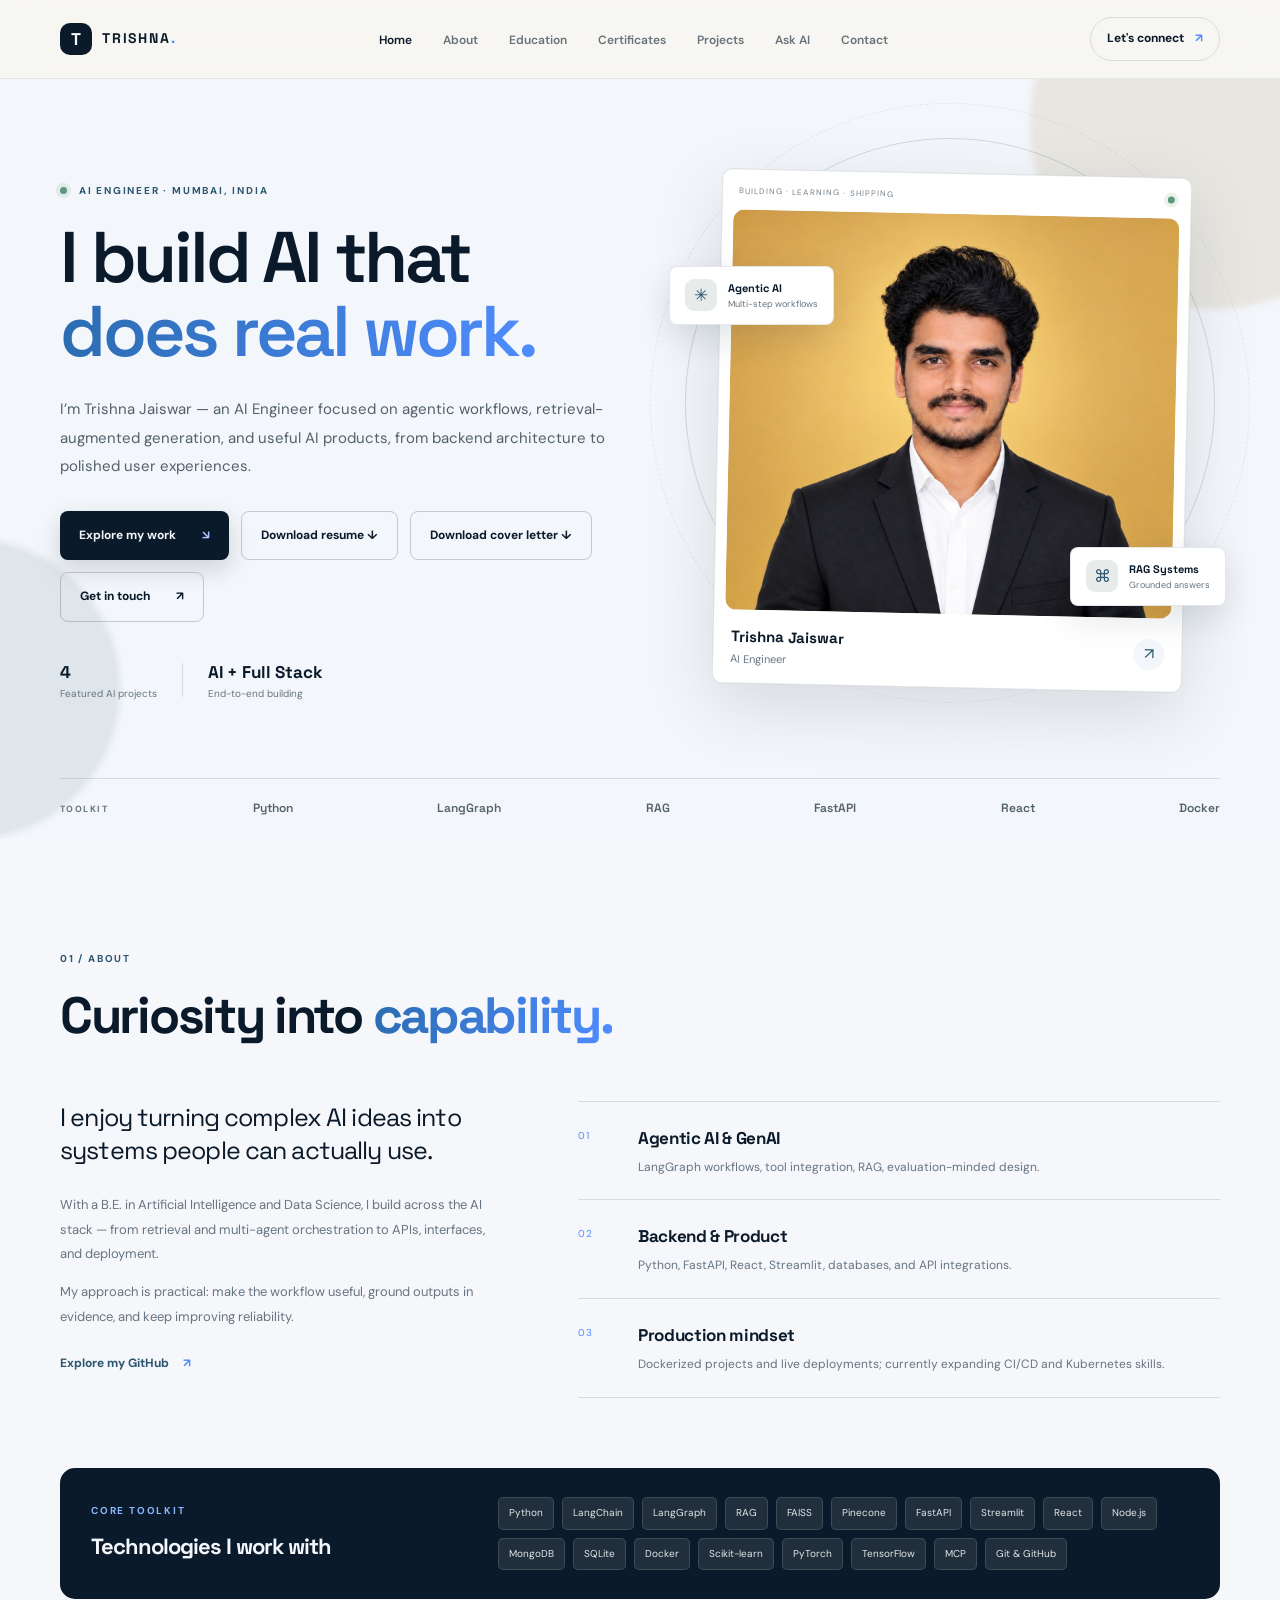
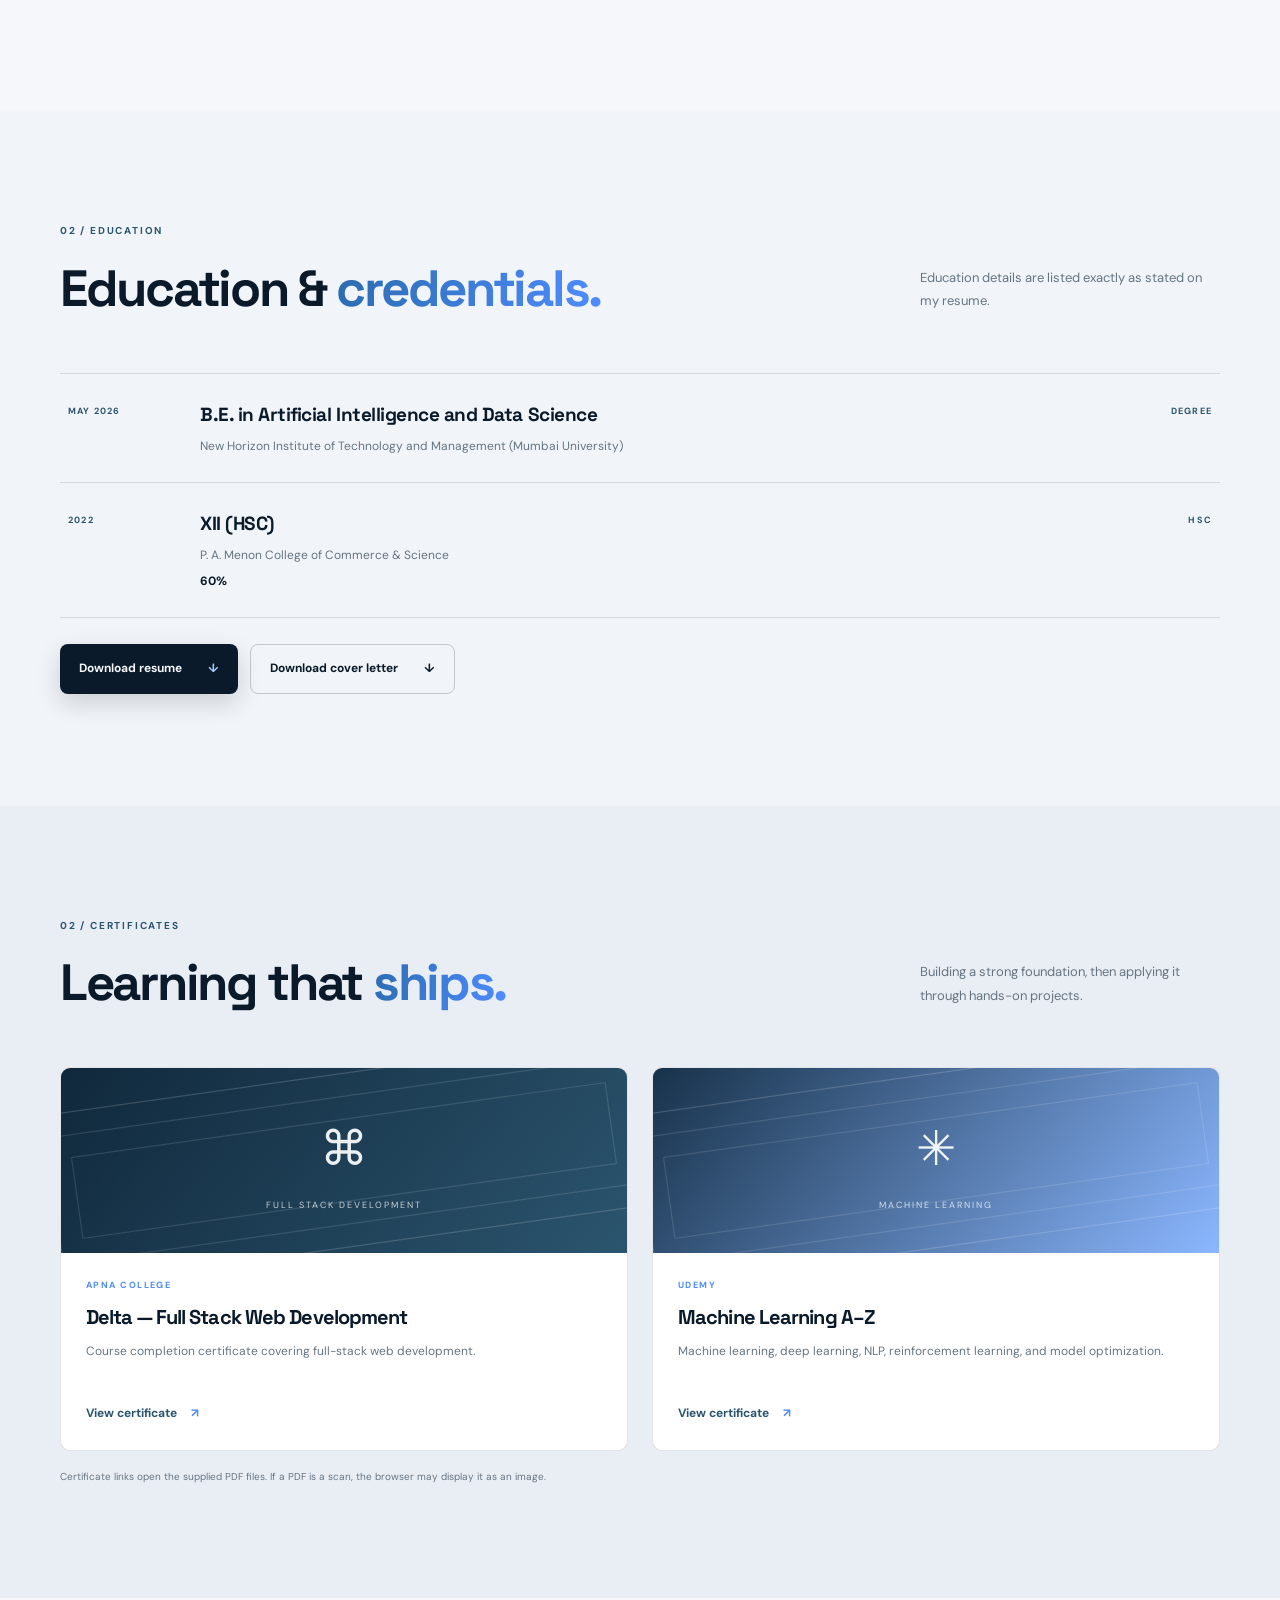
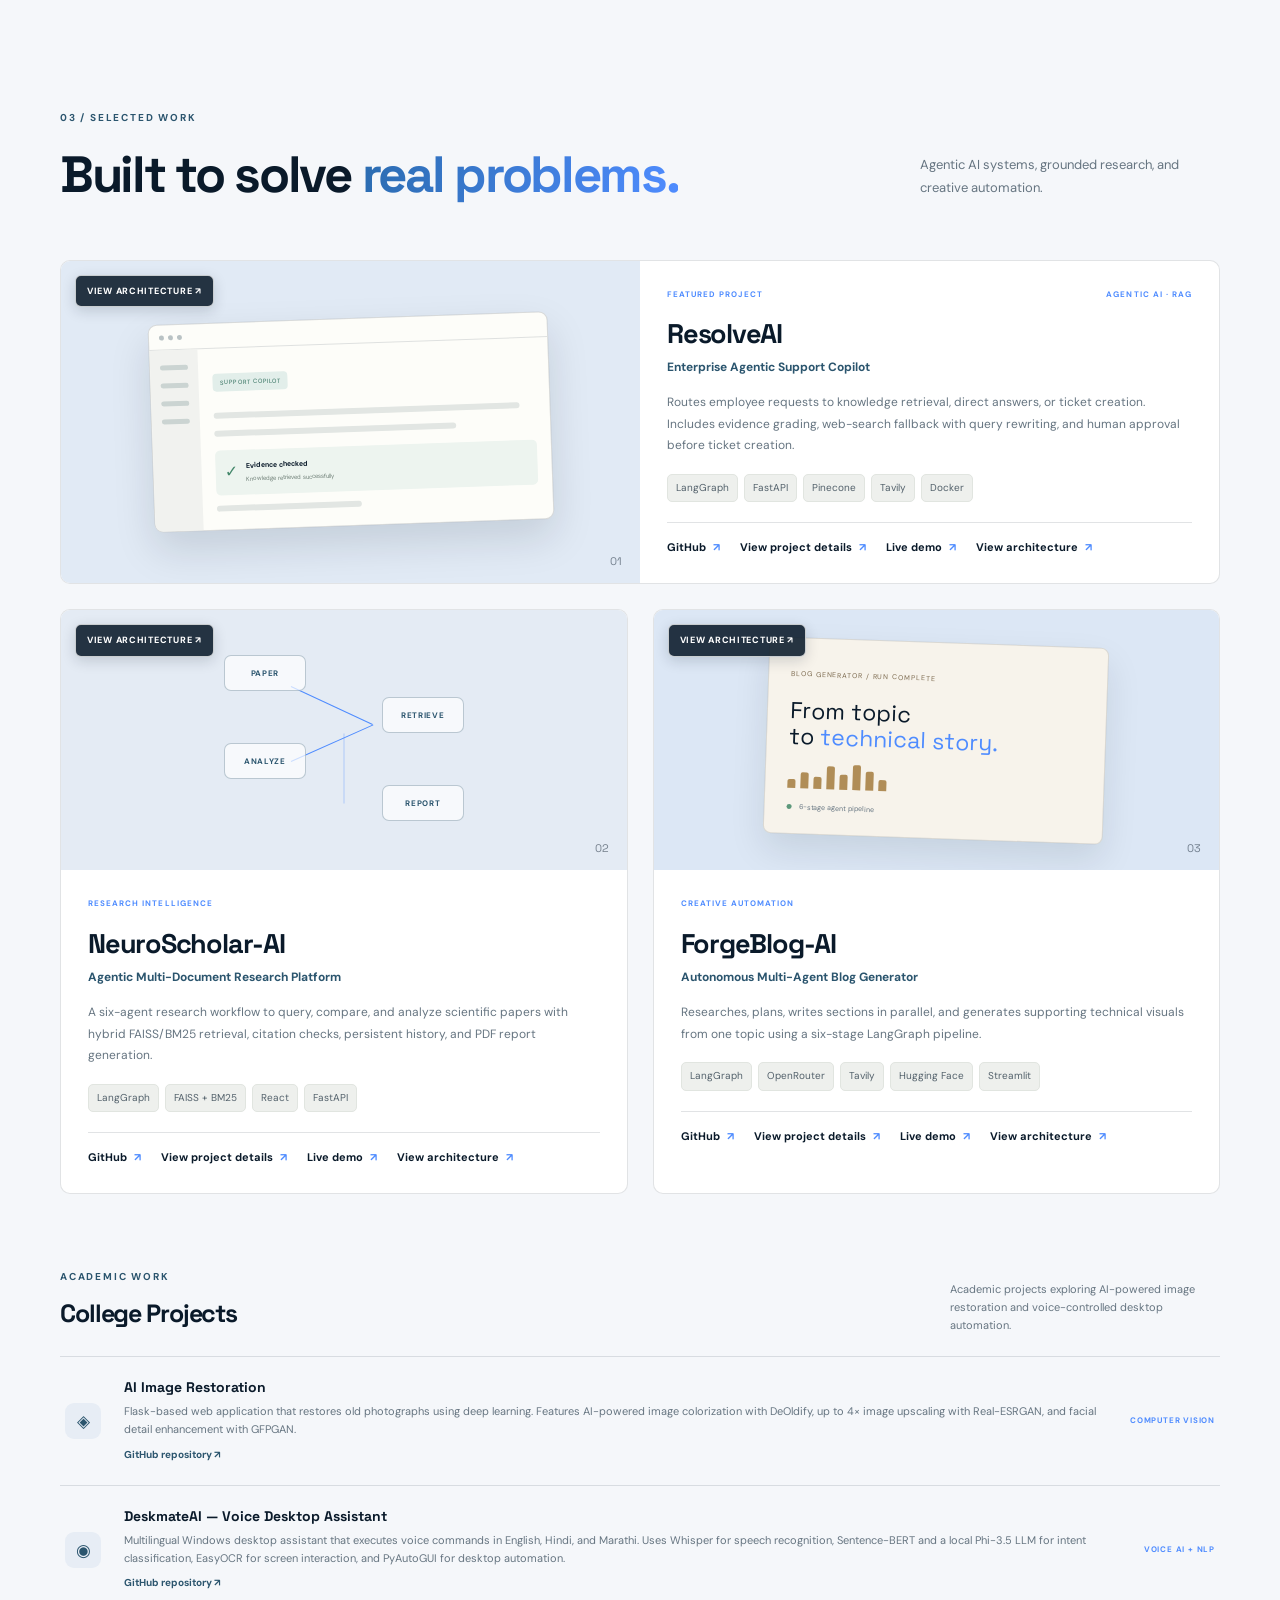
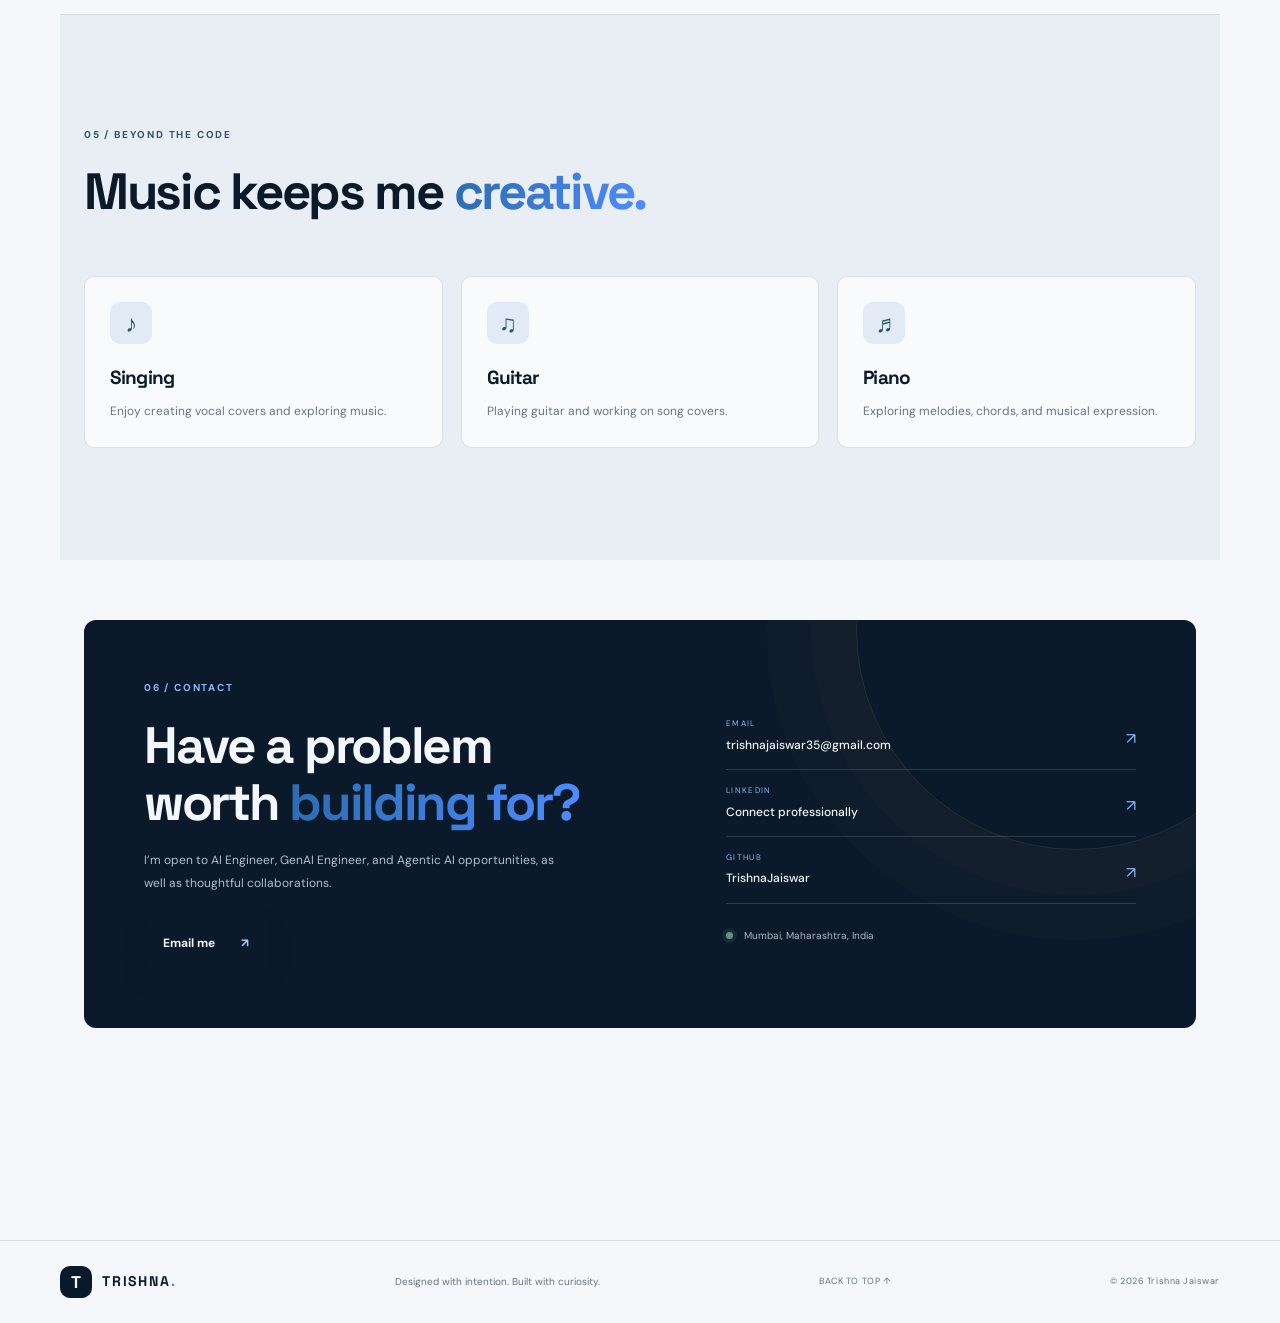
<file: index.html>
<!doctype html>
<html lang="en">
  <head>
    <meta charset="UTF-8" />
    <meta name="viewport" content="width=device-width, initial-scale=1.0" />
    <meta
      name="description"
      content="Trishna Jaiswar — AI Engineer building agentic AI, RAG systems, and full-stack applications."
    />
    <title>Trishna Jaiswar | AI Engineer</title>
    <link rel="preconnect" href="https://fonts.googleapis.com" />
    <link rel="preconnect" href="https://fonts.gstatic.com" crossorigin />
    <link
      href="https://fonts.googleapis.com/css2?family=DM+Sans:wght@400;500;600;700&family=Space+Grotesk:wght@400;500;600;700&display=swap"
      rel="stylesheet"
    />
    <link rel="stylesheet" href="style.css" />
  </head>
  <body>
    <header class="site-header">
      <nav class="nav container" aria-label="Main navigation">
        <a class="brand" href="#home" aria-label="Trishna Jaiswar home"
          ><span class="brand-mark">T</span
          ><span>TRISHNA<span class="brand-dot">.</span></span></a
        >
        <button
          class="menu-toggle"
          id="menuToggle"
          aria-label="Toggle navigation"
          aria-expanded="false"
        >
          <span></span><span></span><span></span>
        </button>
        <ul class="nav-links" id="navLinks">
          <li><a class="nav-link active" href="#home">Home</a></li>
          <li><a class="nav-link" href="#about">About</a></li>
          <li><a class="nav-link" href="#education">Education</a></li>
          <li><a class="nav-link" href="#certificates">Certificates</a></li>
          <li><a class="nav-link" href="#projects">Projects</a></li>
          <li><a class="nav-link" href="#ask-trishna">Ask AI</a></li>
          <li><a class="nav-link" href="#contact">Contact</a></li>
        </ul>
        <a class="nav-cta" href="#contact">Let's connect <span>↗</span></a>
      </nav>
    </header>

    <main>
      <section class="hero section" id="home">
        <div class="hero-glow glow-one"></div>
        <div class="hero-glow glow-two"></div>
        <div class="container hero-grid">
          <div class="hero-copy reveal">
            <p class="eyebrow">
              <span class="status-dot"></span> AI ENGINEER · MUMBAI, INDIA
            </p>
            <h1>
              I build AI that<br /><span class="gradient-text"
                >does real work.</span
              >
            </h1>
            <p class="hero-description">
              I’m Trishna Jaiswar — an AI Engineer focused on agentic workflows,
              retrieval-augmented generation, and useful AI products, from
              backend architecture to polished user experiences.
            </p>
            <div class="hero-actions">
              <a class="button button-primary" href="#projects"
                >Explore my work <span>↘</span></a
              >
              <a
                class="button button-ghost"
                href="assets/Trishna-Jaiswar-Resume.pdf"
                download
                >Download resume ↓</a
              >
              <a
                class="button button-ghost"
                href="assets/Trishna-Jaiswar-Cover-Letter.pdf"
                download
                >Download cover letter ↓</a
              >
              <a class="button button-ghost" href="#contact"
                >Get in touch <span>↗</span></a
              >
            </div>
            <div class="hero-proof">
              <div><strong>4</strong><span>Featured AI projects</span></div>
              <i></i>
              <div>
                <strong>AI + Full Stack</strong><span>End-to-end building</span>
              </div>
            </div>
          </div>
          <div class="hero-visual reveal">
            <div class="portrait-frame">
              <div class="portrait-topline">
                <span>BUILDING · LEARNING · SHIPPING</span
                ><span class="live-dot"></span>
              </div>
              <img
                src="assets/profile.jpg"
                alt="Professional portrait of Trishna Jaiswar"
                class="portrait"
              />
              <div class="portrait-caption">
                <div>
                  <strong>Trishna Jaiswar</strong><span>AI Engineer</span>
                </div>
                <span class="portrait-arrow">↗</span>
              </div>
            </div>
            <div class="floating-card card-agent">
              <span class="float-icon">✳</span>
              <div>
                <strong>Agentic AI</strong><small>Multi-step workflows</small>
              </div>
            </div>
            <div class="floating-card card-rag">
              <span class="float-icon">⌘</span>
              <div>
                <strong>RAG Systems</strong><small>Grounded answers</small>
              </div>
            </div>
            <div class="orbit orbit-one"></div>
            <div class="orbit orbit-two"></div>
          </div>
        </div>
        <div class="container tech-strip">
          <span>TOOLKIT</span>
          <div>Python</div>
          <div>LangGraph</div>
          <div>RAG</div>
          <div>FastAPI</div>
          <div>React</div>
          <div>Docker</div>
        </div>
      </section>

      <section class="section about-section" id="about">
        <div class="container">
          <div class="section-heading reveal">
            <p class="eyebrow">01 / ABOUT</p>
            <h2>
              Curiosity into <span class="gradient-text">capability.</span>
            </h2>
          </div>
          <div class="about-grid">
            <div class="about-intro reveal">
              <p class="large-copy">
                I enjoy turning complex AI ideas into systems people can
                actually use.
              </p>
              <p>
                With a B.E. in Artificial Intelligence and Data Science, I build
                across the AI stack — from retrieval and multi-agent
                orchestration to APIs, interfaces, and deployment.
              </p>
              <p>
                My approach is practical: make the workflow useful, ground
                outputs in evidence, and keep improving reliability.
              </p>
              <a
                class="text-link"
                href="https://github.com/TrishnaJaiswar"
                target="_blank"
                rel="noreferrer"
                >Explore my GitHub <span>↗</span></a
              >
            </div>
            <div class="about-details reveal">
              <div class="detail-card">
                <span class="detail-number">01</span>
                <div>
                  <h3>Agentic AI & GenAI</h3>
                  <p>
                    LangGraph workflows, tool integration, RAG,
                    evaluation-minded design.
                  </p>
                </div>
              </div>
              <div class="detail-card">
                <span class="detail-number">02</span>
                <div>
                  <h3>Backend & Product</h3>
                  <p>
                    Python, FastAPI, React, Streamlit, databases, and API
                    integrations.
                  </p>
                </div>
              </div>
              <div class="detail-card">
                <span class="detail-number">03</span>
                <div>
                  <h3>Production mindset</h3>
                  <p>
                    Dockerized projects and live deployments; currently
                    expanding CI/CD and Kubernetes skills.
                  </p>
                </div>
              </div>
            </div>
          </div>
          <div class="skills-panel reveal">
            <div>
              <p class="eyebrow">CORE TOOLKIT</p>
              <h3>Technologies I work with</h3>
            </div>
            <div class="skill-tags">
              <span>Python</span><span>LangChain</span><span>LangGraph</span
              ><span>RAG</span><span>FAISS</span><span>Pinecone</span
              ><span>FastAPI</span><span>Streamlit</span><span>React</span
              ><span>Node.js</span><span>MongoDB</span><span>SQLite</span
              ><span>Docker</span><span>Scikit-learn</span><span>PyTorch</span
              ><span>TensorFlow</span><span>MCP</span><span>Git & GitHub</span>
            </div>
          </div>
        </div>
      </section>

      <section class="section education-section" id="education">
        <div class="container">
          <div class="section-heading split-heading reveal">
            <div>
              <p class="eyebrow">02 / EDUCATION</p>
              <h2>
                Education & <span class="gradient-text">credentials.</span>
              </h2>
            </div>
            <p class="heading-note">
              Education details are listed exactly as stated on my resume.
            </p>
          </div>
          <div class="education-list reveal">
            <article class="education-item">
              <span class="education-year">MAY 2026</span>
              <div>
                <h3>B.E. in Artificial Intelligence and Data Science</h3>
                <p>
                  New Horizon Institute of Technology and Management (Mumbai
                  University)
                </p>
              </div>
              <span class="education-type">DEGREE</span>
            </article>
            <article class="education-item">
              <span class="education-year">2022</span>
              <div>
                <h3>XII (HSC)</h3>
                <p>P. A. Menon College of Commerce & Science</p>
                <p class="education-score">60%</p>
              </div>
              <span class="education-type">HSC</span>
            </article>
          </div>
          <div class="resume-downloads reveal">
            <a
              class="button button-primary"
              href="assets/Trishna-Jaiswar-Resume.pdf"
              download
              >Download resume <span>↓</span></a
            ><a
              class="button button-ghost"
              href="assets/Trishna-Jaiswar-Cover-Letter.pdf"
              download
              >Download cover letter <span>↓</span></a
            >
          </div>
        </div>
      </section>

      <section class="section certificates-section" id="certificates">
        <div class="container">
          <div class="section-heading split-heading reveal">
            <div>
              <p class="eyebrow">02 / CERTIFICATES</p>
              <h2>Learning that <span class="gradient-text">ships.</span></h2>
            </div>
            <p class="heading-note">
              Building a strong foundation, then applying it through hands-on
              projects.
            </p>
          </div>
          <div class="certificate-grid">
            <article class="certificate-card reveal">
              <div class="certificate-art art-blue">
                <span class="certificate-symbol">⌘</span
                ><span class="art-label">FULL STACK DEVELOPMENT</span>
                <div class="art-lines"></div>
              </div>
              <div class="certificate-content">
                <p class="card-kicker">APNA COLLEGE</p>
                <h3>Delta — Full Stack Web Development</h3>
                <p>
                  Course completion certificate covering full-stack web
                  development.
                </p>
                <a
                  class="text-link"
                  href="assets/full-stack-web-development.pdf"
                  target="_blank"
                  >View certificate <span>↗</span></a
                >
              </div>
            </article>
            <article class="certificate-card reveal">
              <div class="certificate-art art-gold">
                <span class="certificate-symbol">✳</span
                ><span class="art-label">MACHINE LEARNING</span>
                <div class="art-lines"></div>
              </div>
              <div class="certificate-content">
                <p class="card-kicker">UDEMY</p>
                <h3>Machine Learning A–Z</h3>
                <p>
                  Machine learning, deep learning, NLP, reinforcement learning,
                  and model optimization.
                </p>
                <a
                  class="text-link"
                  href="assets/machine-learning-a-z.pdf"
                  target="_blank"
                  >View certificate <span>↗</span></a
                >
              </div>
            </article>
          </div>
          <p class="small-note">
            Certificate links open the supplied PDF files. If a PDF is a scan,
            the browser may display it as an image.
          </p>
        </div>
      </section>

      <section class="section projects-section" id="projects">
        <div class="container">
          <div class="section-heading split-heading reveal">
            <div>
              <p class="eyebrow">03 / SELECTED WORK</p>
              <h2>
                Built to solve <span class="gradient-text">real problems.</span>
              </h2>
            </div>
            <p class="heading-note">
              Agentic AI systems, grounded research, and creative automation.
            </p>
          </div>
          <div class="projects-grid">
            <article class="project-card project-featured reveal">
              <div class="project-art art-resolve">
                <a
                  class="architecture-preview"
                  href="assets/resolveai-architecture.png"
                  target="_blank"
                  rel="noreferrer"
                  aria-label="View ResolveAI architecture diagram"
                  >VIEW ARCHITECTURE ↗</a
                >
                <div class="mini-window">
                  <div class="window-dots"><i></i><i></i><i></i></div>
                  <div class="mini-layout">
                    <div class="mini-sidebar"><b></b><b></b><b></b><b></b></div>
                    <div class="mini-content">
                      <span class="mini-pill">SUPPORT COPILOT</span>
                      <div class="mini-line wide"></div>
                      <div class="mini-line"></div>
                      <div class="mini-answer">
                        <span>✓</span>
                        <div>
                          <b>Evidence checked</b
                          ><small>Knowledge retrieved successfully</small>
                        </div>
                      </div>
                      <div class="mini-line short"></div>
                    </div>
                  </div>
                </div>
                <span class="project-index">01</span>
              </div>
              <div class="project-body">
                <div class="project-meta">
                  <span>FEATURED PROJECT</span><span>AGENTIC AI · RAG</span>
                </div>
                <h3>ResolveAI</h3>
                <p>Enterprise Agentic Support Copilot</p>
                <p class="project-description">
                  Routes employee requests to knowledge retrieval, direct
                  answers, or ticket creation. Includes evidence grading,
                  web-search fallback with query rewriting, and human approval
                  before ticket creation.
                </p>
                <div class="project-tags">
                  <span>LangGraph</span><span>FastAPI</span><span>Pinecone</span
                  ><span>Tavily</span><span>Docker</span>
                </div>
                <div class="project-links">
                  <a
                    href="https://github.com/TrishnaJaiswar/resolveai-enterprise-support-copilot-"
                    target="_blank"
                    rel="noreferrer"
                    >GitHub <span>↗</span></a
                  ><a href="resolveai.html"
                    >View project details <span>↗</span></a
                  ><a
                    href="https://resolveai-enterprise-support-copilot.trishnajaiswar35.workers.dev"
                    target="_blank"
                    rel="noreferrer"
                    >Live demo <span>↗</span></a
                  ><a
                    href="assets/resolveai-architecture.png"
                    target="_blank"
                    rel="noreferrer"
                    >View architecture <span>↗</span></a
                  >
                </div>
              </div>
            </article>
            <article class="project-card reveal">
              <div class="project-art art-neuro">
                <a
                  class="architecture-preview"
                  href="assets/neuroscholar-architecture.png"
                  target="_blank"
                  rel="noreferrer"
                  aria-label="View NeuroScholar AI architecture diagram"
                  >VIEW ARCHITECTURE ↗</a
                >
                <div class="neuro-graphic">
                  <span class="node n1">PAPER</span
                  ><span class="node n2">RETRIEVE</span
                  ><span class="node n3">ANALYZE</span
                  ><span class="node n4">REPORT</span
                  ><i class="connector c1"></i><i class="connector c2"></i
                  ><i class="connector c3"></i>
                </div>
                <span class="project-index">02</span>
              </div>
              <div class="project-body">
                <div class="project-meta">
                  <span>RESEARCH INTELLIGENCE</span>
                </div>
                <h3>NeuroScholar-AI</h3>
                <p>Agentic Multi-Document Research Platform</p>
                <p class="project-description">
                  A six-agent research workflow to query, compare, and analyze
                  scientific papers with hybrid FAISS/BM25 retrieval, citation
                  checks, persistent history, and PDF report generation.
                </p>
                <div class="project-tags">
                  <span>LangGraph</span><span>FAISS + BM25</span
                  ><span>React</span><span>FastAPI</span>
                </div>
                <div class="project-links">
                  <a
                    href="https://github.com/TrishnaJaiswar/NeuroScholar-AI"
                    target="_blank"
                    rel="noreferrer"
                    >GitHub <span>↗</span></a
                  ><a href="neuroscholar.html"
                    >View project details <span>↗</span></a
                  ><a
                    href="https://scholarly.trishnajaiswar35.workers.dev/"
                    target="_blank"
                    rel="noreferrer"
                    >Live demo <span>↗</span></a
                  ><a
                    href="assets/neuroscholar-architecture.png"
                    target="_blank"
                    rel="noreferrer"
                    >View architecture <span>↗</span></a
                  >
                </div>
              </div>
            </article>
            <article class="project-card reveal">
              <div class="project-art art-forge">
                <a
                  class="architecture-preview"
                  href="assets/forgeblog-architecture.png"
                  target="_blank"
                  rel="noreferrer"
                  aria-label="View ForgeBlog AI architecture diagram"
                  >VIEW ARCHITECTURE ↗</a
                >
                <div class="forge-window">
                  <span class="forge-label">BLOG GENERATOR / RUN COMPLETE</span>
                  <div class="forge-title">
                    From topic<br />to <em>technical story.</em>
                  </div>
                  <div class="forge-bars">
                    <i></i><i></i><i></i><i></i><i></i><i></i><i></i><i></i>
                  </div>
                  <div class="forge-status">
                    <span></span> 6-stage agent pipeline
                  </div>
                </div>
                <span class="project-index">03</span>
              </div>
              <div class="project-body">
                <div class="project-meta"><span>CREATIVE AUTOMATION</span></div>
                <h3>ForgeBlog-AI</h3>
                <p>Autonomous Multi-Agent Blog Generator</p>
                <p class="project-description">
                  Researches, plans, writes sections in parallel, and generates
                  supporting technical visuals from one topic using a six-stage
                  LangGraph pipeline.
                </p>
                <div class="project-tags">
                  <span>LangGraph</span><span>OpenRouter</span
                  ><span>Tavily</span><span>Hugging Face</span
                  ><span>Streamlit</span>
                </div>
                <div class="project-links">
                  <a
                    href="https://github.com/TrishnaJaiswar/ForgeBlog-AI"
                    target="_blank"
                    rel="noreferrer"
                    >GitHub <span>↗</span></a
                  ><a href="forgeblog.html"
                    >View project details <span>↗</span></a
                  ><a
                    href="https://forgeblog-ai.onrender.com"
                    target="_blank"
                    rel="noreferrer"
                    >Live demo <span>↗</span></a
                  ><a
                    href="assets/forgeblog-architecture.png"
                    target="_blank"
                    rel="noreferrer"
                    >View architecture <span>↗</span></a
                  >
                </div>
              </div>
            </article>
          </div>
          <div class="other-projects reveal">
            <div class="other-heading">
              <div>
                <p class="eyebrow">ACADEMIC WORK</p>
                <h3>College Projects</h3>
              </div>
              <p>
                Academic projects exploring AI-powered image restoration and
                voice-controlled desktop automation.
              </p>
            </div>

            <div class="other-grid">
  <article class="other-item">
    <span class="other-icon">◈</span>
    <div>
      <h4>AI Image Restoration</h4>
      <p>
        Flask-based web application that restores old photographs using deep learning. Features AI-powered image colorization with DeOldify, up to 4× image upscaling with Real-ESRGAN, and facial detail enhancement with GFPGAN.
      </p>
      <a
        class="text-link"
        href="https://github.com/TrishnaJaiswar/College-Projects/tree/main/Image-Restoration/image-restoration-new"
        target="_blank"
        rel="noreferrer"
      >GitHub repository ↗</a>
    </div>
    <span class="other-status">COMPUTER VISION</span>
  </article>

  <article class="other-item">
    <span class="other-icon">◉</span>
    <div>
      <h4>DeskmateAI — Voice Desktop Assistant</h4>
      <p>
        Multilingual Windows desktop assistant that executes voice commands in English, Hindi, and Marathi. Uses Whisper for speech recognition, Sentence-BERT and a local Phi-3.5 LLM for intent classification, EasyOCR for screen interaction, and PyAutoGUI for desktop automation.
      </p>
      <a
        class="text-link"
        href="https://github.com/TrishnaJaiswar/College-Projects/tree/main/Deskmate-AI/DeskmateAI"
        target="_blank"
        rel="noreferrer"
      >GitHub repository ↗</a>
    </div>
    <span class="other-status">VOICE AI + NLP</span>
  </article>
</div>

      
          
            

      <section class="section hobbies-section" id="hobbies">
        <div class="container">
          <div class="section-heading reveal">
            <p class="eyebrow">05 / BEYOND THE CODE</p>
            <h2>Music keeps me <span class="gradient-text">creative.</span></h2>
          </div>
          <div class="hobby-grid reveal">
            <article class="hobby-card">
              <span>♪</span>
              <h3>Singing</h3>
              <p>Enjoy creating vocal covers and exploring music.</p>
            </article>
            <article class="hobby-card">
              <span>♫</span>
              <h3>Guitar</h3>
              <p>Playing guitar and working on song covers.</p>
            </article>
            <article class="hobby-card">
              <span>♬</span>
              <h3>Piano</h3>
              <p>Exploring melodies, chords, and musical expression.</p>
            </article>
          </div>
        </div>
      </section>

      <section class="contact-section section" id="contact">
        <div class="container contact-panel reveal">
          <div class="contact-orb"></div>
          <div class="contact-copy">
            <p class="eyebrow">06 / CONTACT</p>
            <h2>
              Have a problem<br />worth
              <span class="gradient-text">building for?</span>
            </h2>
            <p>
              I’m open to AI Engineer, GenAI Engineer, and Agentic AI
              opportunities, as well as thoughtful collaborations.
            </p>
            <a
              class="button button-primary"
              href="mailto:trishnajaiswar35@gmail.com"
              >Email me <span>↗</span></a
            >
          </div>
          <div class="contact-details">
            <a href="mailto:trishnajaiswar35@gmail.com"
              ><span class="contact-label">EMAIL</span
              ><strong>trishnajaiswar35@gmail.com</strong
              ><span class="contact-arrow">↗</span></a
            ><a
              href="https://www.linkedin.com/in/trishna-jaiswar-a6a230322/"
              target="_blank"
              rel="noreferrer"
              ><span class="contact-label">LINKEDIN</span
              ><strong>Connect professionally</strong
              ><span class="contact-arrow">↗</span></a
            ><a
              href="https://github.com/TrishnaJaiswar"
              target="_blank"
              rel="noreferrer"
              ><span class="contact-label">GITHUB</span
              ><strong>TrishnaJaiswar</strong
              ><span class="contact-arrow">↗</span></a
            >
            <div class="contact-location">
              <span class="status-dot"></span> Mumbai, Maharashtra, India
            </div>
          </div>
        </div>
      </section>
    </main>

    <footer class="footer">
      <div class="container footer-inner">
        <a class="brand" href="#home"
          ><span class="brand-mark">T</span
          ><span>TRISHNA<span class="brand-dot">.</span></span></a
        >
        <p>Designed with intention. Built with curiosity.</p>
        <a href="#home" class="back-top">BACK TO TOP ↑</a
        ><span class="copyright"
          >© <span id="year"></span> Trishna Jaiswar</span
        >
      </div>
    </footer>
    <script>
      window.TRISHNA_CHAT_API_URL = "http://127.0.0.1:8000";
    </script>
    <script src="script.js"></script>
  </body>
</html>
</file>
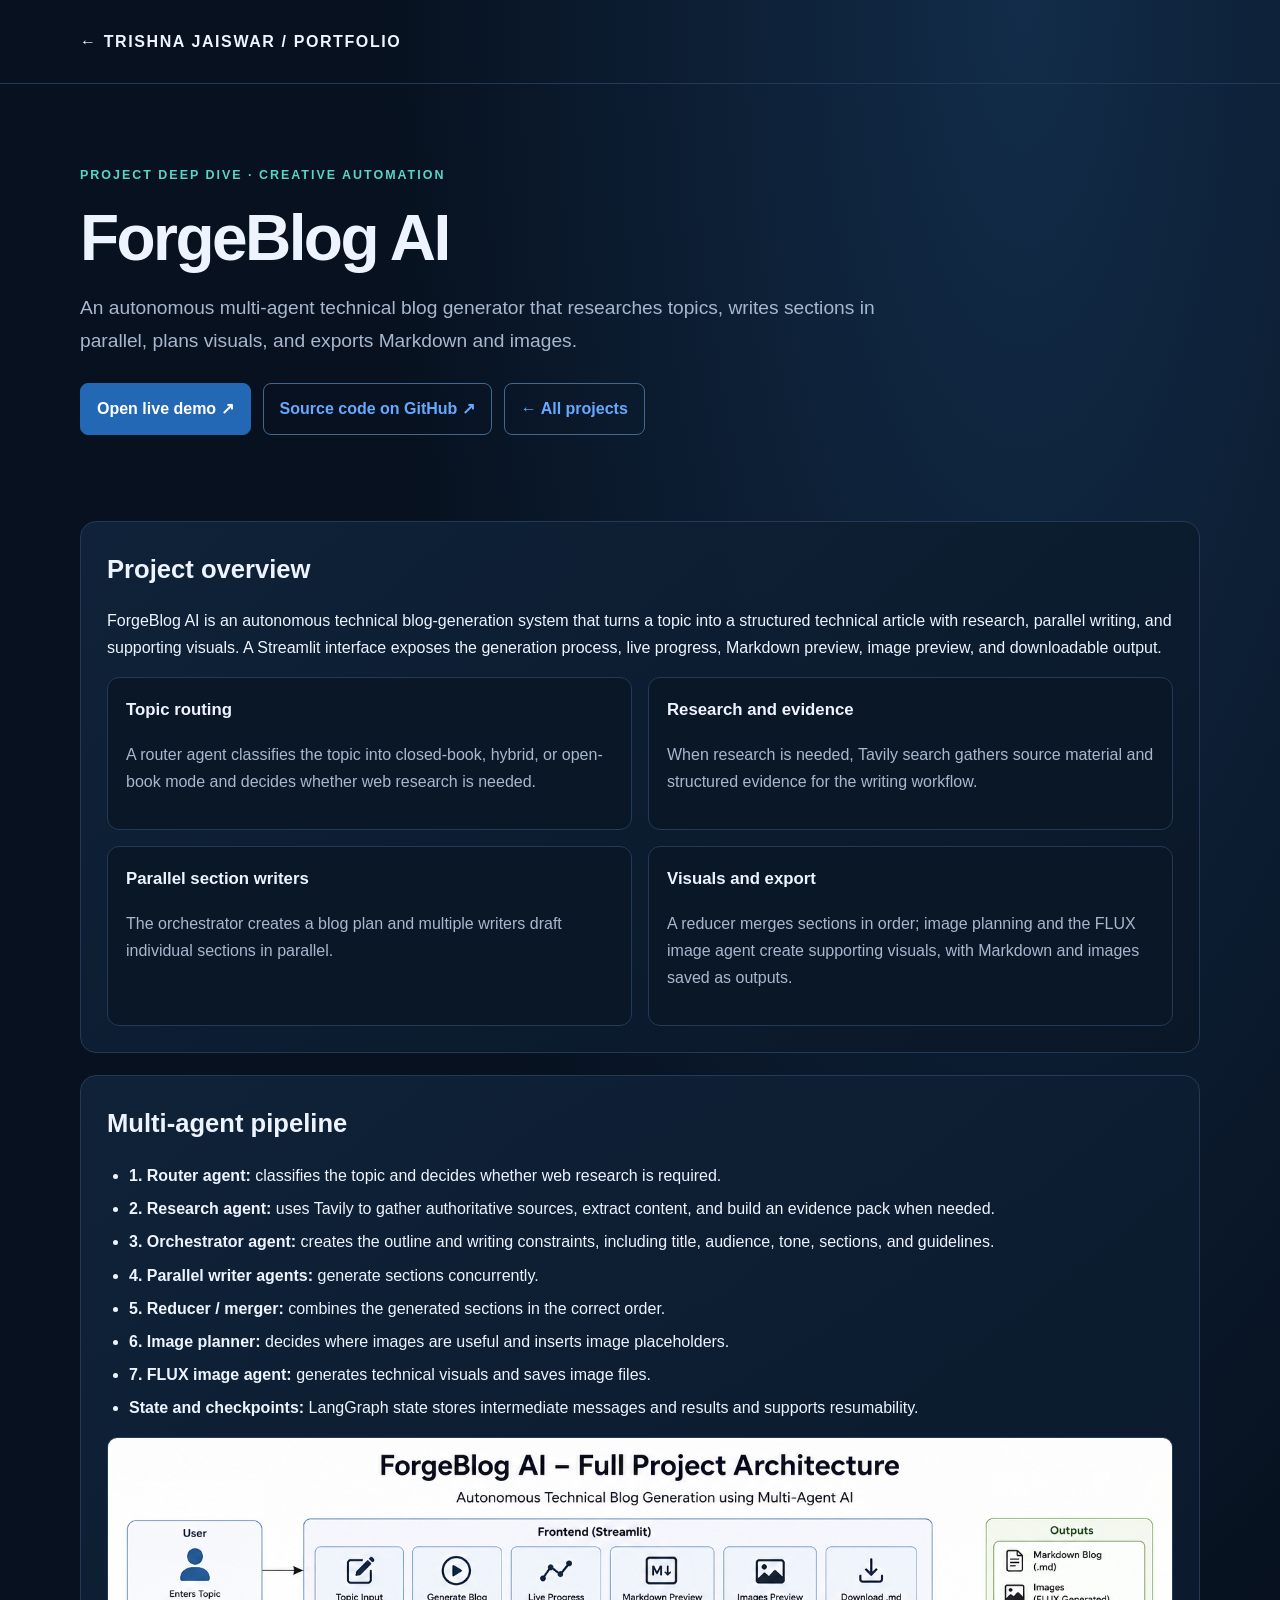
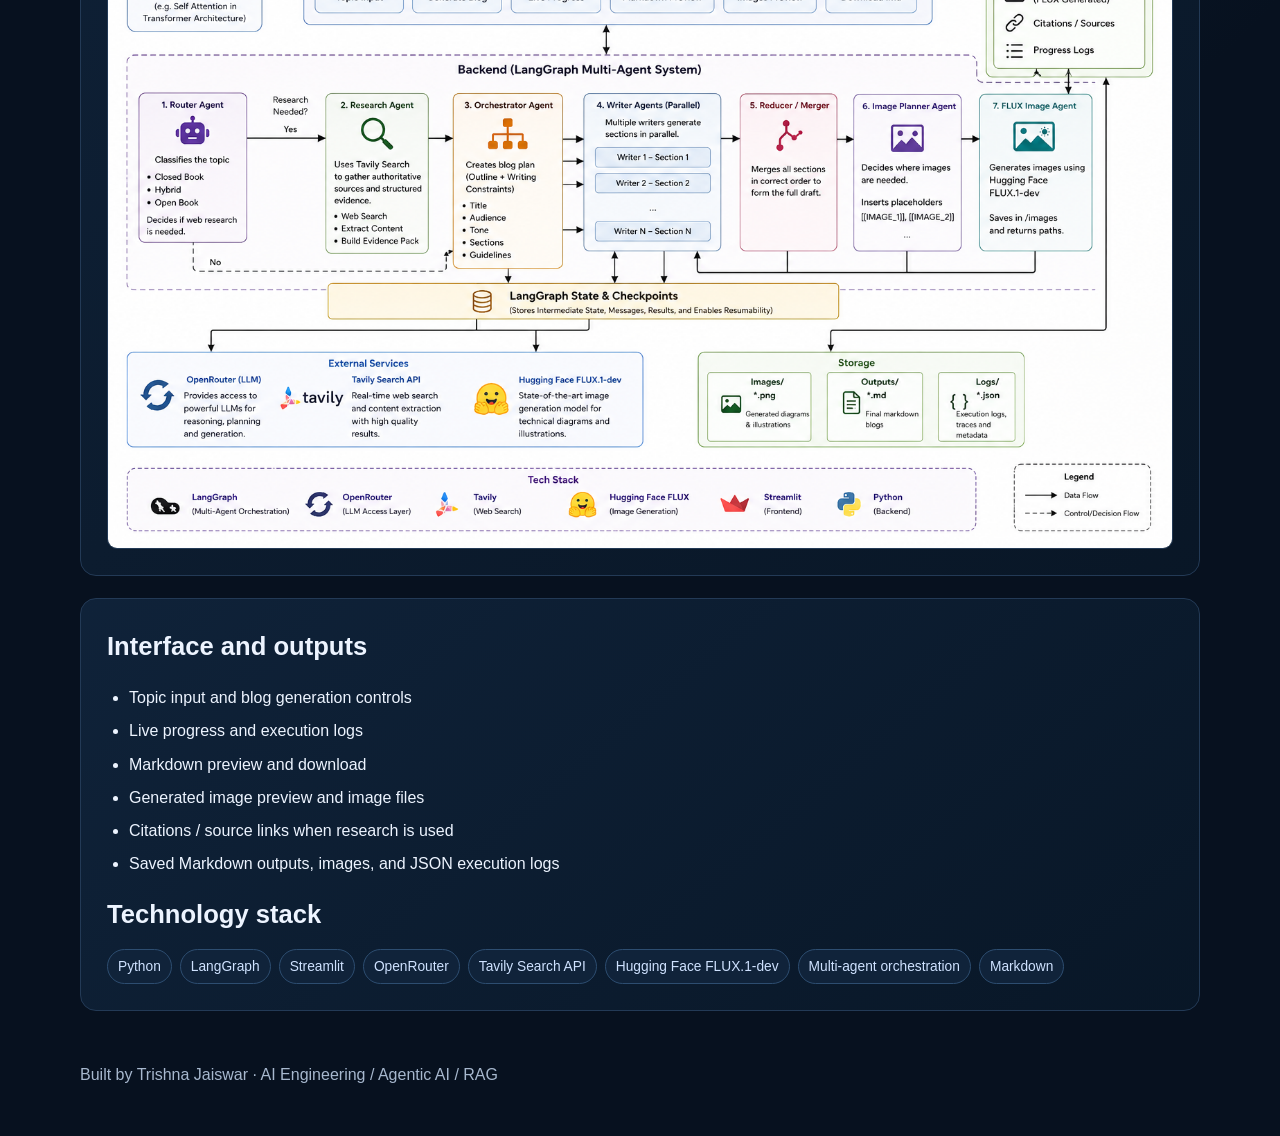
<file: forgeblog.html>
<!doctype html><html lang="en"><head><meta charset="utf-8"><meta name="viewport" content="width=device-width, initial-scale=1"><meta name="theme-color" content="#07111f"><link rel="stylesheet" href="project-details.css"><title>ForgeBlog AI | Trishna Jaiswar</title><meta name="description" content="Detailed project overview by Trishna Jaiswar."></head><body><header class="top"><div class="wrap"><a href="index.html">← TRISHNA JAISWAR / PORTFOLIO</a></div></header><main class="wrap"><section class="hero"><p class="eyebrow">PROJECT DEEP DIVE · CREATIVE AUTOMATION</p><h1>ForgeBlog AI</h1><p class="lead">An autonomous multi-agent technical blog generator that researches topics, writes sections in parallel, plans visuals, and exports Markdown and images.</p><div class="actions"><a class="btn primary" href="https://forgeblog-ai.onrender.com" target="_blank" rel="noreferrer">Open live demo ↗</a><a class="btn" href="https://github.com/TrishnaJaiswar/ForgeBlog-AI" target="_blank" rel="noreferrer">Source code on GitHub ↗</a><a class="btn" href="index.html#projects">← All projects</a></div></section><section class="panel"><h2>Project overview</h2><p>ForgeBlog AI is an autonomous technical blog-generation system that turns a topic into a structured technical article with research, parallel writing, and supporting visuals. A Streamlit interface exposes the generation process, live progress, Markdown preview, image preview, and downloadable output.</p><div class="grid"><article class="item"><h3>Topic routing</h3><p class="muted">A router agent classifies the topic into closed-book, hybrid, or open-book mode and decides whether web research is needed.</p></article><article class="item"><h3>Research and evidence</h3><p class="muted">When research is needed, Tavily search gathers source material and structured evidence for the writing workflow.</p></article><article class="item"><h3>Parallel section writers</h3><p class="muted">The orchestrator creates a blog plan and multiple writers draft individual sections in parallel.</p></article><article class="item"><h3>Visuals and export</h3><p class="muted">A reducer merges sections in order; image planning and the FLUX image agent create supporting visuals, with Markdown and images saved as outputs.</p></article></div></section><section class="panel"><h2>Multi-agent pipeline</h2><ul><li><b>1. Router agent:</b> classifies the topic and decides whether web research is required.</li><li><b>2. Research agent:</b> uses Tavily to gather authoritative sources, extract content, and build an evidence pack when needed.</li><li><b>3. Orchestrator agent:</b> creates the outline and writing constraints, including title, audience, tone, sections, and guidelines.</li><li><b>4. Parallel writer agents:</b> generate sections concurrently.</li><li><b>5. Reducer / merger:</b> combines the generated sections in the correct order.</li><li><b>6. Image planner:</b> decides where images are useful and inserts image placeholders.</li><li><b>7. FLUX image agent:</b> generates technical visuals and saves image files.</li><li><b>State and checkpoints:</b> LangGraph state stores intermediate messages and results and supports resumability.</li></ul><img class="architecture" src="assets/forgeblog-architecture.png" alt="ForgeBlog AI full project architecture"></section><section class="panel"><h2>Interface and outputs</h2><ul><li>Topic input and blog generation controls</li><li>Live progress and execution logs</li><li>Markdown preview and download</li><li>Generated image preview and image files</li><li>Citations / source links when research is used</li><li>Saved Markdown outputs, images, and JSON execution logs</li></ul><h2>Technology stack</h2><div class="stack"><span>Python</span><span>LangGraph</span><span>Streamlit</span><span>OpenRouter</span><span>Tavily Search API</span><span>Hugging Face FLUX.1-dev</span><span>Multi-agent orchestration</span><span>Markdown</span></div></section></main><footer class="wrap foot">Built by Trishna Jaiswar · AI Engineering / Agentic AI / RAG</footer></body></html>
</file>
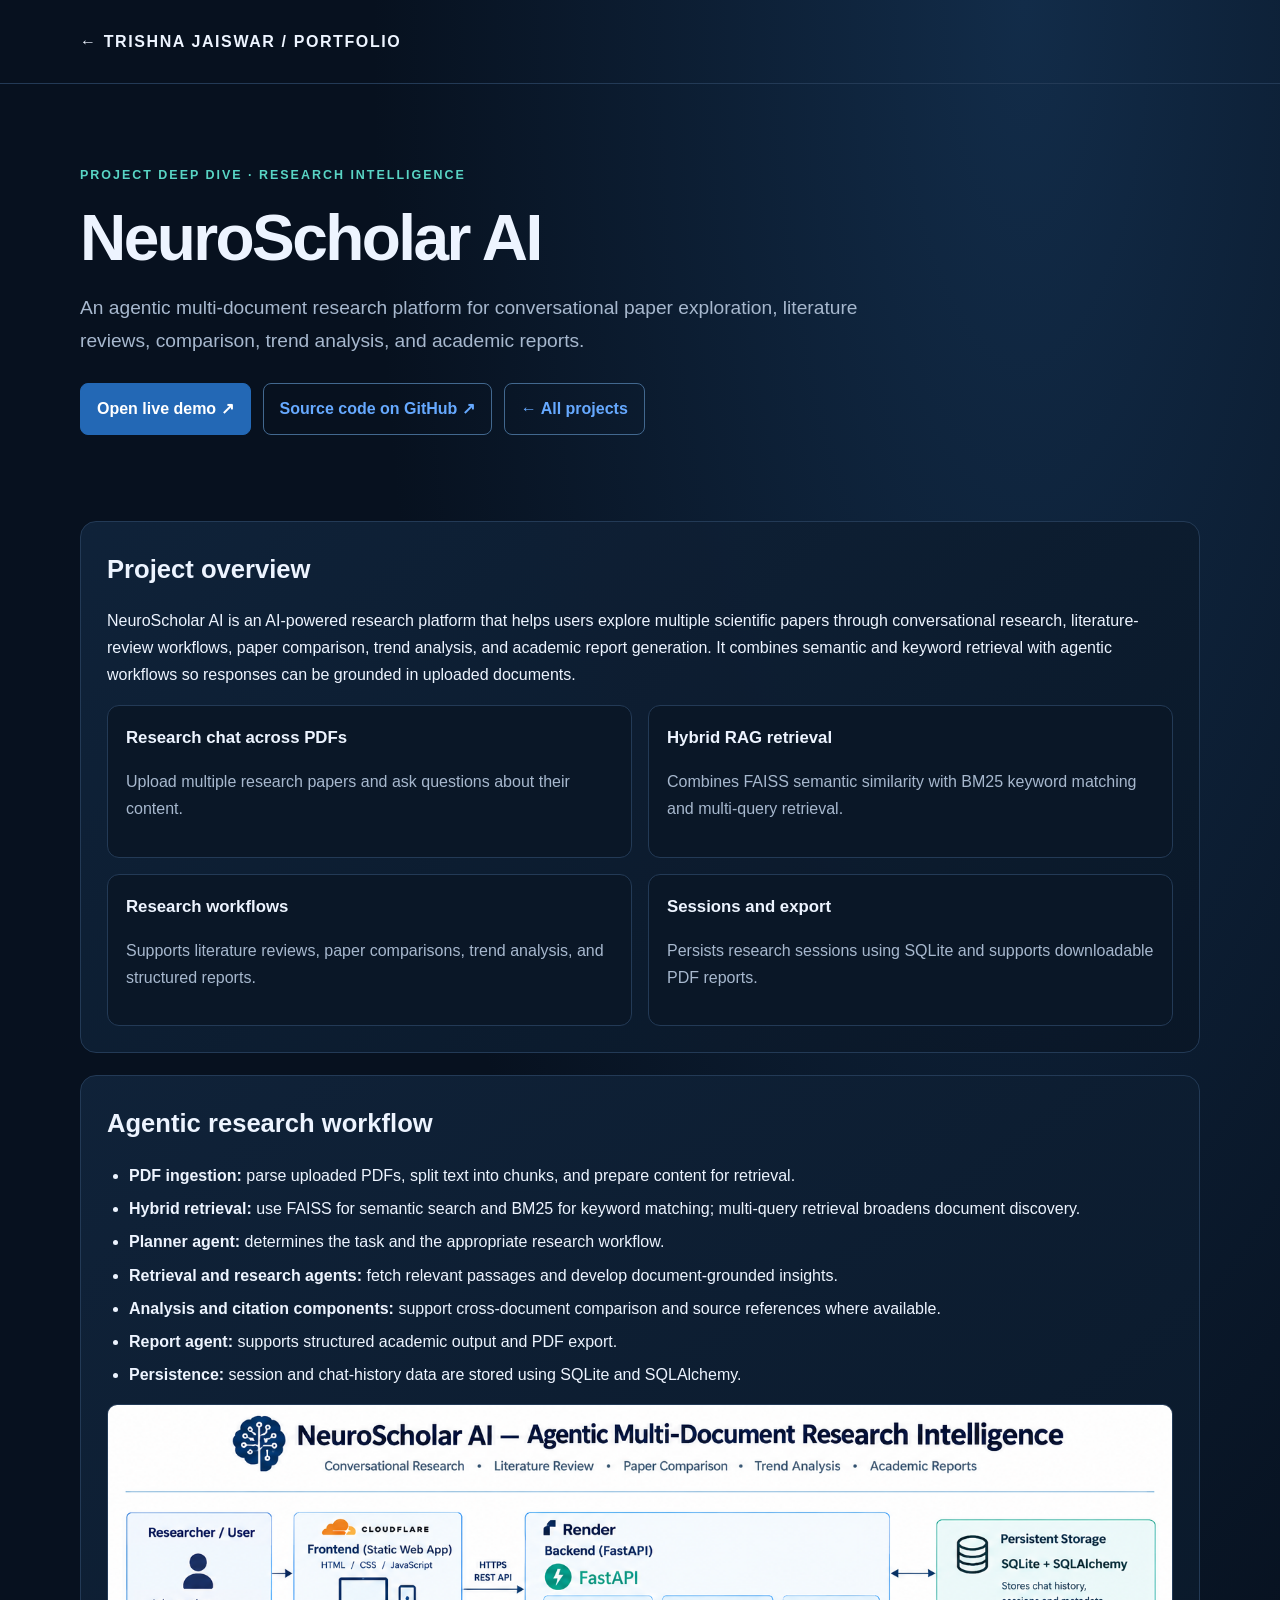
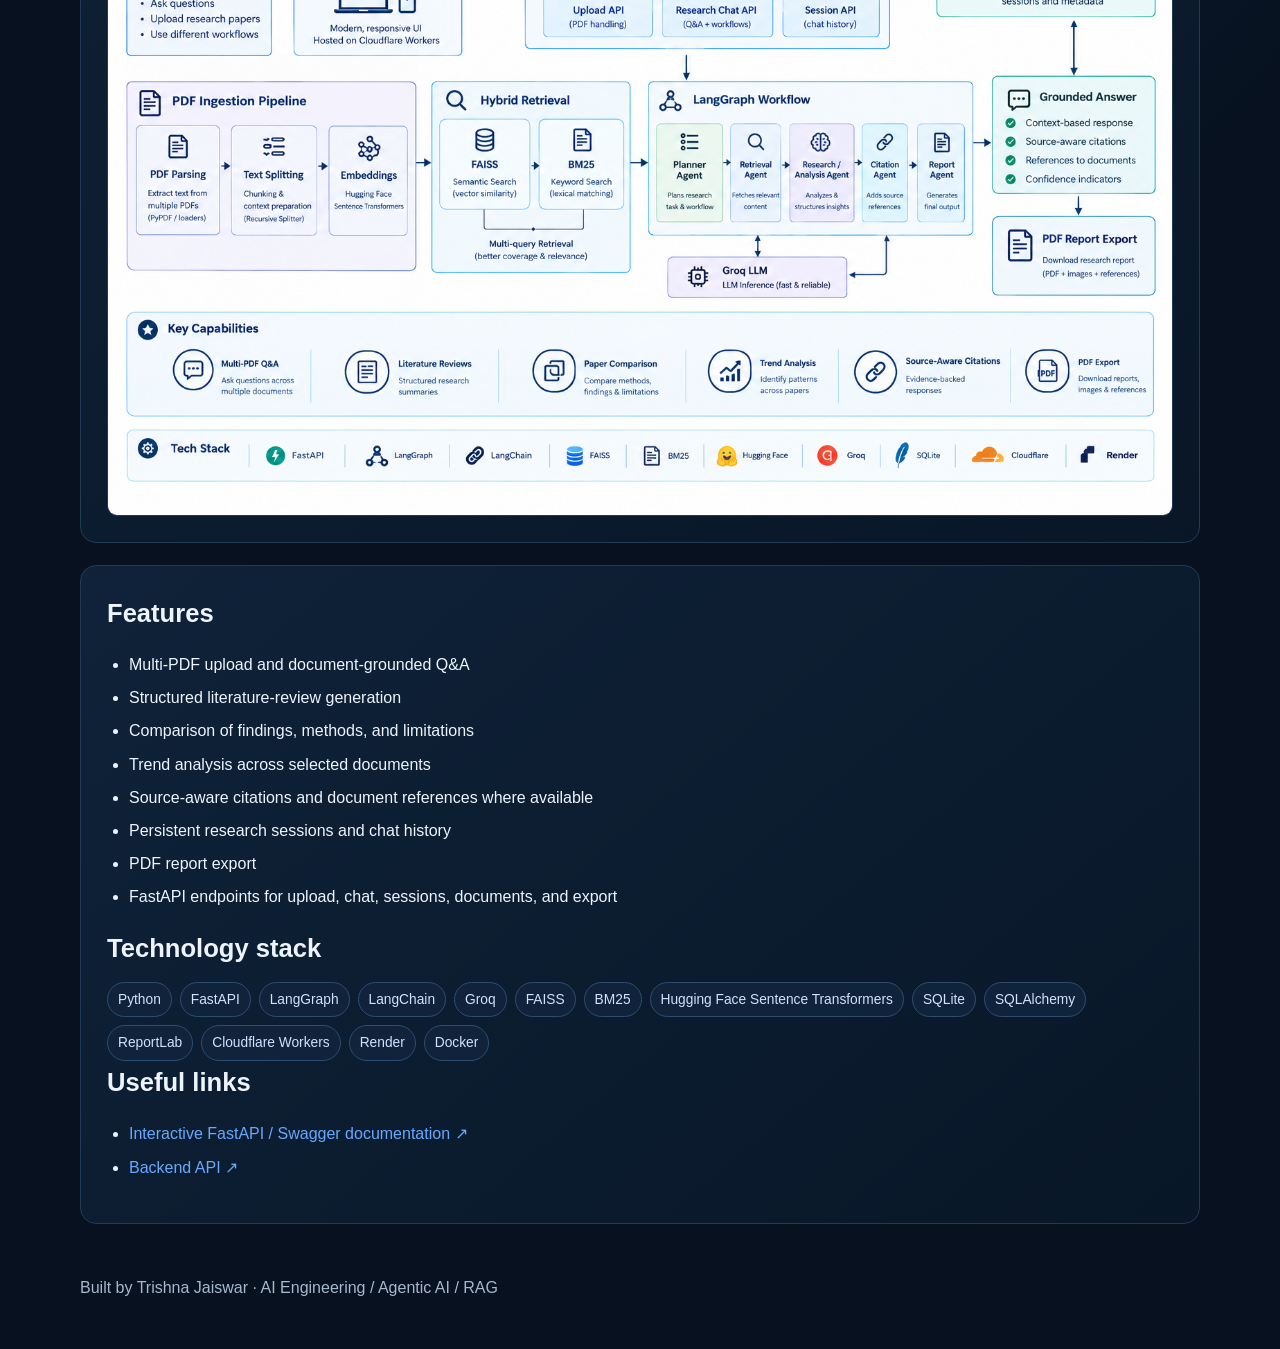
<file: neuroscholar.html>
<!doctype html><html lang="en"><head><meta charset="utf-8"><meta name="viewport" content="width=device-width, initial-scale=1"><meta name="theme-color" content="#07111f"><link rel="stylesheet" href="project-details.css"><title>NeuroScholar AI | Trishna Jaiswar</title><meta name="description" content="Detailed project overview by Trishna Jaiswar."></head><body><header class="top"><div class="wrap"><a href="index.html">← TRISHNA JAISWAR / PORTFOLIO</a></div></header><main class="wrap"><section class="hero"><p class="eyebrow">PROJECT DEEP DIVE · RESEARCH INTELLIGENCE</p><h1>NeuroScholar AI</h1><p class="lead">An agentic multi-document research platform for conversational paper exploration, literature reviews, comparison, trend analysis, and academic reports.</p><div class="actions"><a class="btn primary" href="https://scholarly.trishnajaiswar35.workers.dev/" target="_blank" rel="noreferrer">Open live demo ↗</a><a class="btn" href="https://github.com/TrishnaJaiswar/NeuroScholar-AI" target="_blank" rel="noreferrer">Source code on GitHub ↗</a><a class="btn" href="index.html#projects">← All projects</a></div></section><section class="panel"><h2>Project overview</h2><p>NeuroScholar AI is an AI-powered research platform that helps users explore multiple scientific papers through conversational research, literature-review workflows, paper comparison, trend analysis, and academic report generation. It combines semantic and keyword retrieval with agentic workflows so responses can be grounded in uploaded documents.</p><div class="grid"><article class="item"><h3>Research chat across PDFs</h3><p class="muted">Upload multiple research papers and ask questions about their content.</p></article><article class="item"><h3>Hybrid RAG retrieval</h3><p class="muted">Combines FAISS semantic similarity with BM25 keyword matching and multi-query retrieval.</p></article><article class="item"><h3>Research workflows</h3><p class="muted">Supports literature reviews, paper comparisons, trend analysis, and structured reports.</p></article><article class="item"><h3>Sessions and export</h3><p class="muted">Persists research sessions using SQLite and supports downloadable PDF reports.</p></article></div></section><section class="panel"><h2>Agentic research workflow</h2><ul><li><b>PDF ingestion:</b> parse uploaded PDFs, split text into chunks, and prepare content for retrieval.</li><li><b>Hybrid retrieval:</b> use FAISS for semantic search and BM25 for keyword matching; multi-query retrieval broadens document discovery.</li><li><b>Planner agent:</b> determines the task and the appropriate research workflow.</li><li><b>Retrieval and research agents:</b> fetch relevant passages and develop document-grounded insights.</li><li><b>Analysis and citation components:</b> support cross-document comparison and source references where available.</li><li><b>Report agent:</b> supports structured academic output and PDF export.</li><li><b>Persistence:</b> session and chat-history data are stored using SQLite and SQLAlchemy.</li></ul><img class="architecture" src="assets/neuroscholar-architecture.png" alt="NeuroScholar AI agentic multi-document research architecture"></section><section class="panel"><h2>Features</h2><ul><li>Multi-PDF upload and document-grounded Q&amp;A</li><li>Structured literature-review generation</li><li>Comparison of findings, methods, and limitations</li><li>Trend analysis across selected documents</li><li>Source-aware citations and document references where available</li><li>Persistent research sessions and chat history</li><li>PDF report export</li><li>FastAPI endpoints for upload, chat, sessions, documents, and export</li></ul><h2>Technology stack</h2><div class="stack"><span>Python</span><span>FastAPI</span><span>LangGraph</span><span>LangChain</span><span>Groq</span><span>FAISS</span><span>BM25</span><span>Hugging Face Sentence Transformers</span><span>SQLite</span><span>SQLAlchemy</span><span>ReportLab</span><span>Cloudflare Workers</span><span>Render</span><span>Docker</span></div><h2>Useful links</h2><ul><li><a href="https://scholarly-uguj.onrender.com/docs" target="_blank" rel="noreferrer">Interactive FastAPI / Swagger documentation ↗</a></li><li><a href="https://scholarly-uguj.onrender.com" target="_blank" rel="noreferrer">Backend API ↗</a></li></ul></section></main><footer class="wrap foot">Built by Trishna Jaiswar · AI Engineering / Agentic AI / RAG</footer></body></html>
</file>
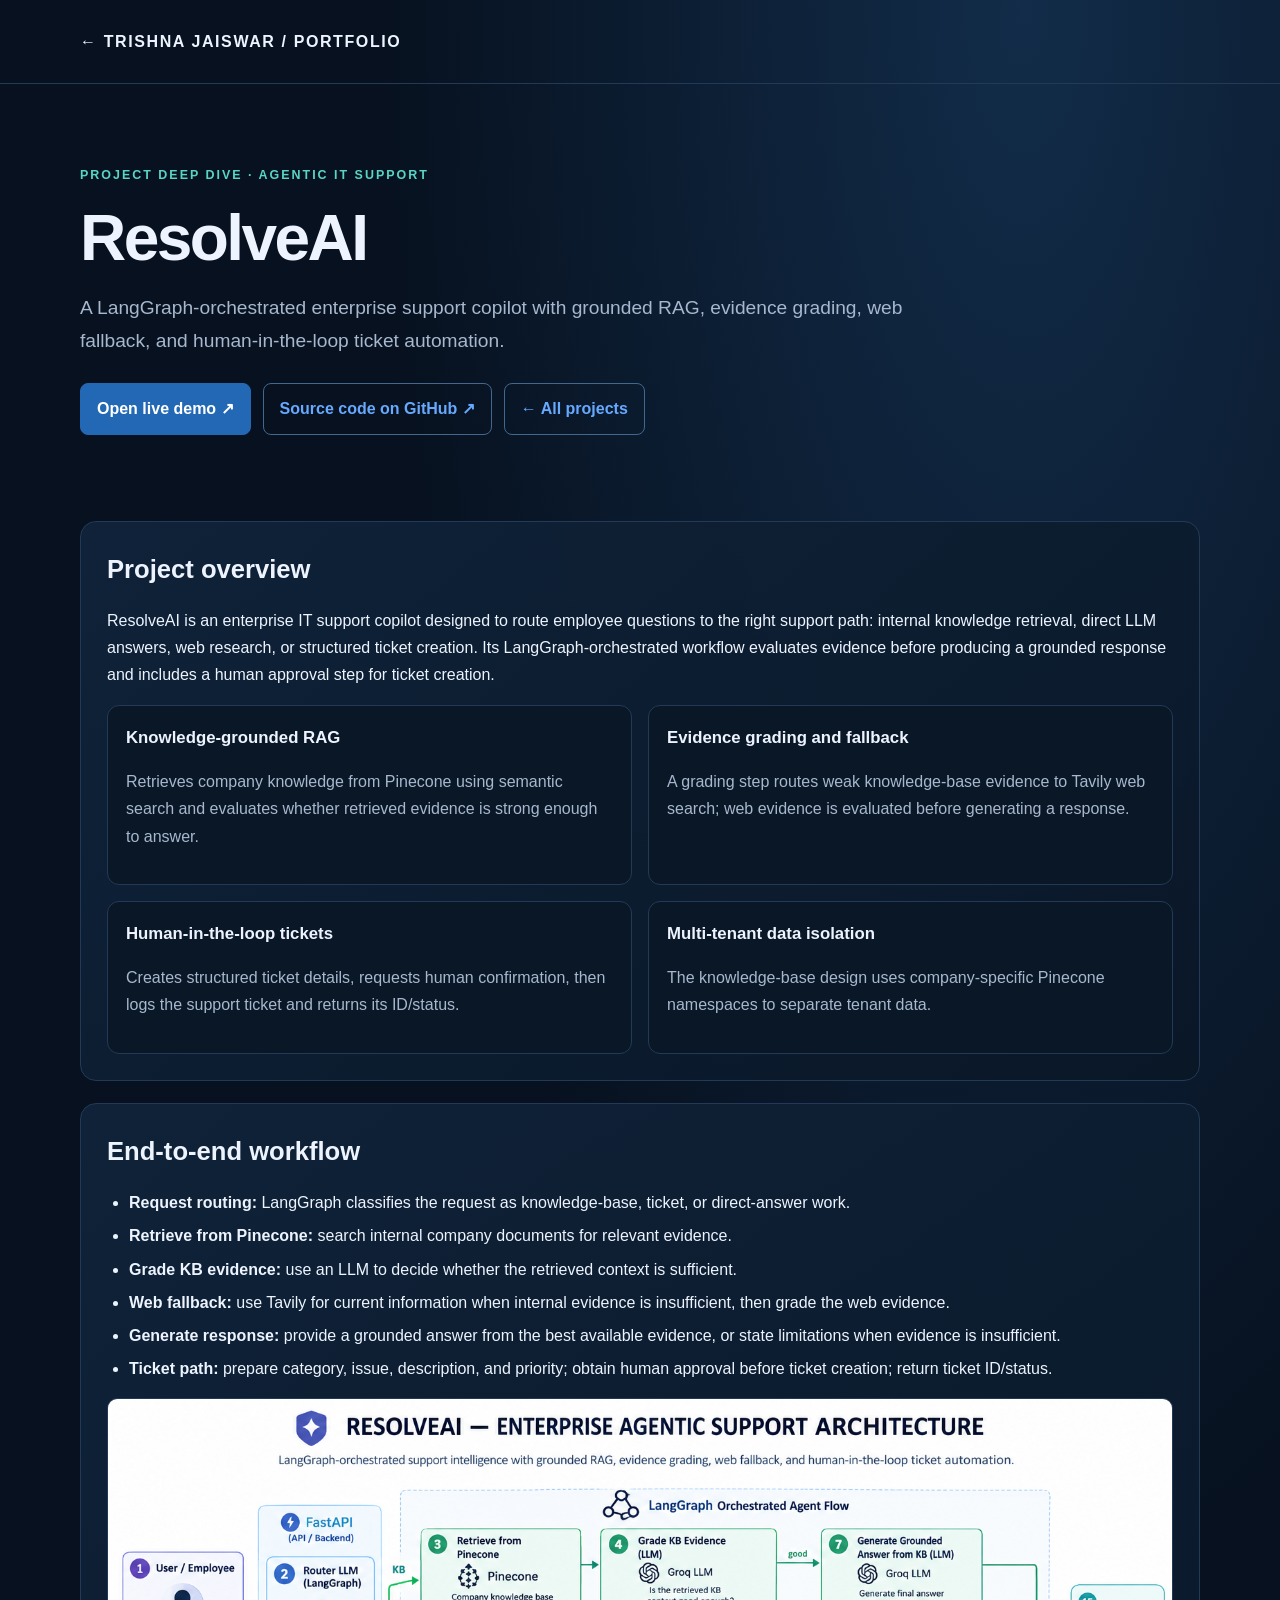
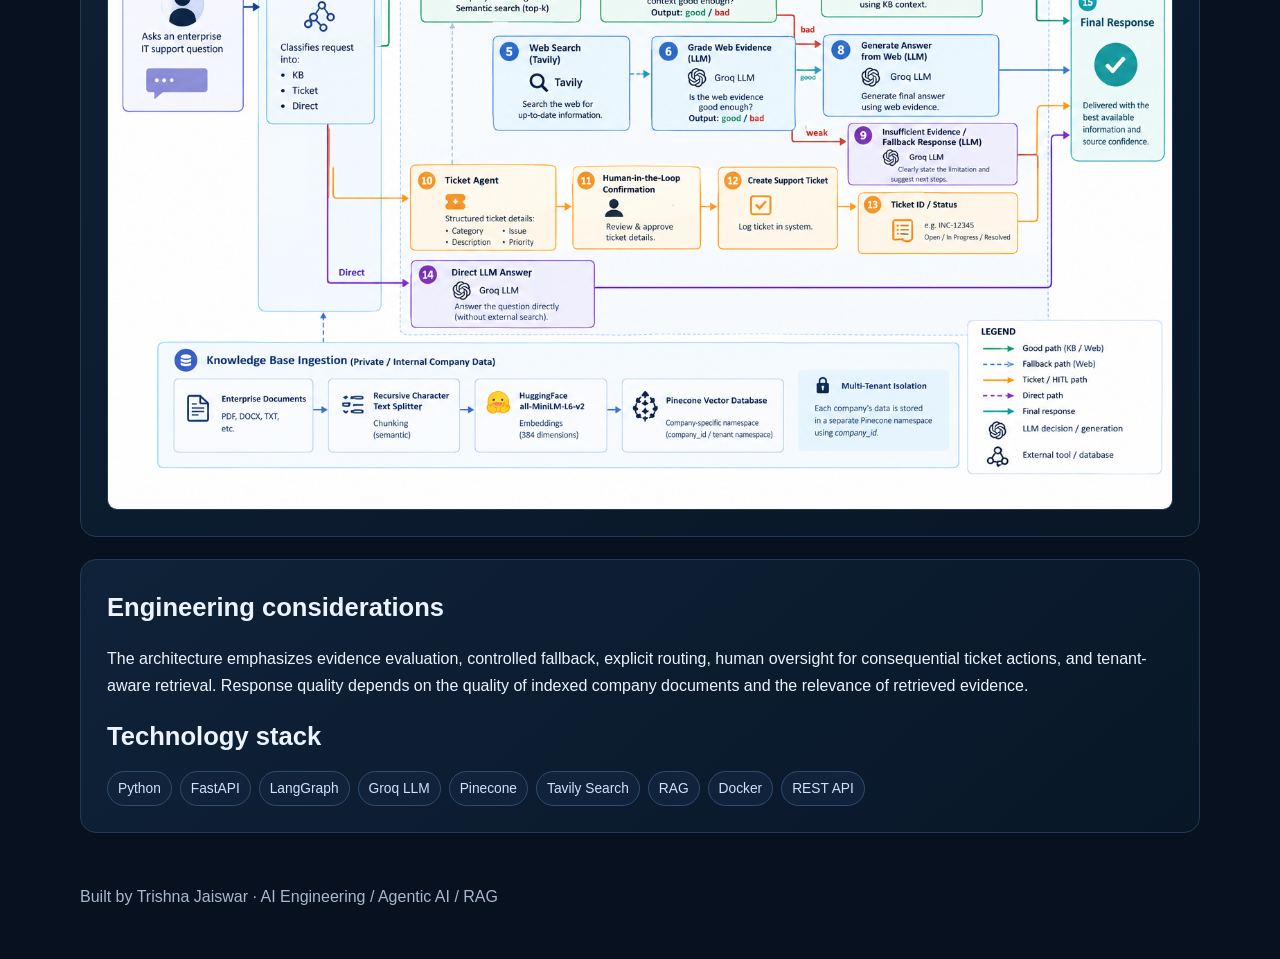
<file: resolveai.html>
<!doctype html><html lang="en"><head><meta charset="utf-8"><meta name="viewport" content="width=device-width, initial-scale=1"><meta name="theme-color" content="#07111f"><link rel="stylesheet" href="project-details.css"><title>ResolveAI | Trishna Jaiswar</title><meta name="description" content="Detailed project overview by Trishna Jaiswar."></head><body><header class="top"><div class="wrap"><a href="index.html">← TRISHNA JAISWAR / PORTFOLIO</a></div></header><main class="wrap"><section class="hero"><p class="eyebrow">PROJECT DEEP DIVE · AGENTIC IT SUPPORT</p><h1>ResolveAI</h1><p class="lead">A LangGraph-orchestrated enterprise support copilot with grounded RAG, evidence grading, web fallback, and human-in-the-loop ticket automation.</p><div class="actions"><a class="btn primary" href="https://resolveai-enterprise-support-copilot.trishnajaiswar35.workers.dev" target="_blank" rel="noreferrer">Open live demo ↗</a><a class="btn" href="https://github.com/TrishnaJaiswar/resolveai-enterprise-support-copilot-" target="_blank" rel="noreferrer">Source code on GitHub ↗</a><a class="btn" href="index.html#projects">← All projects</a></div></section><section class="panel"><h2>Project overview</h2><p>ResolveAI is an enterprise IT support copilot designed to route employee questions to the right support path: internal knowledge retrieval, direct LLM answers, web research, or structured ticket creation. Its LangGraph-orchestrated workflow evaluates evidence before producing a grounded response and includes a human approval step for ticket creation.</p><div class="grid"><article class="item"><h3>Knowledge-grounded RAG</h3><p class="muted">Retrieves company knowledge from Pinecone using semantic search and evaluates whether retrieved evidence is strong enough to answer.</p></article><article class="item"><h3>Evidence grading and fallback</h3><p class="muted">A grading step routes weak knowledge-base evidence to Tavily web search; web evidence is evaluated before generating a response.</p></article><article class="item"><h3>Human-in-the-loop tickets</h3><p class="muted">Creates structured ticket details, requests human confirmation, then logs the support ticket and returns its ID/status.</p></article><article class="item"><h3>Multi-tenant data isolation</h3><p class="muted">The knowledge-base design uses company-specific Pinecone namespaces to separate tenant data.</p></article></div></section><section class="panel"><h2>End-to-end workflow</h2><ul><li><b>Request routing:</b> LangGraph classifies the request as knowledge-base, ticket, or direct-answer work.</li><li><b>Retrieve from Pinecone:</b> search internal company documents for relevant evidence.</li><li><b>Grade KB evidence:</b> use an LLM to decide whether the retrieved context is sufficient.</li><li><b>Web fallback:</b> use Tavily for current information when internal evidence is insufficient, then grade the web evidence.</li><li><b>Generate response:</b> provide a grounded answer from the best available evidence, or state limitations when evidence is insufficient.</li><li><b>Ticket path:</b> prepare category, issue, description, and priority; obtain human approval before ticket creation; return ticket ID/status.</li></ul><img class="architecture" src="assets/resolveai-architecture.png" alt="ResolveAI enterprise agentic support architecture"></section><section class="panel"><h2>Engineering considerations</h2><p>The architecture emphasizes evidence evaluation, controlled fallback, explicit routing, human oversight for consequential ticket actions, and tenant-aware retrieval. Response quality depends on the quality of indexed company documents and the relevance of retrieved evidence.</p><h2>Technology stack</h2><div class="stack"><span>Python</span><span>FastAPI</span><span>LangGraph</span><span>Groq LLM</span><span>Pinecone</span><span>Tavily Search</span><span>RAG</span><span>Docker</span><span>REST API</span></div></section></main><footer class="wrap foot">Built by Trishna Jaiswar · AI Engineering / Agentic AI / RAG</footer></body></html>
</file>
<file: style.css>
/* Trishna Jaiswar portfolio — palette based on the supplied reference:
   #0A1A2A, #17324A, #2B556E, #4F8CFF, #F3F6FA */
:root{--ink:#0A1A2A;--navy:#17324A;--blue:#2B556E;--gold:#4F8CFF;--cream:#F3F6FA;--paper:#F5F7FA;--white:#FFFFFF;--muted:#667581;--line:rgba(10,26,42,.12);--serif:'Space Grotesk',sans-serif;--sans:'DM Sans',sans-serif;--radius:12px;--shadow:0 22px 70px rgba(10,26,42,.12)}
*{box-sizing:border-box}html{scroll-behavior:smooth;scroll-padding-top:90px}body{margin:0;background:var(--paper);color:var(--ink);font-family:var(--sans);line-height:1.65;-webkit-font-smoothing:antialiased}a{color:inherit;text-decoration:none}button{font:inherit}.container{width:min(1160px,calc(100% - 48px));margin-inline:auto}.section{padding:112px 0}.site-header{position:sticky;top:0;z-index:50;background:rgba(248,246,241,.88);backdrop-filter:blur(18px);border-bottom:1px solid rgba(10,26,42,.07)}.nav{height:78px;display:flex;align-items:center;justify-content:space-between;gap:28px}.brand{display:inline-flex;align-items:center;gap:10px;font-family:var(--serif);font-size:14px;font-weight:700;letter-spacing:.13em}.brand-mark{display:grid;place-items:center;width:32px;height:32px;border-radius:10px;background:var(--ink);color:var(--cream);font-size:17px;letter-spacing:0}.brand-dot{color:var(--gold)}.nav-links{display:flex;align-items:center;gap:31px;list-style:none;margin:0;padding:0}.nav-link{font-size:12px;font-weight:600;color:#66717b;transition:color .2s}.nav-link:hover,.nav-link.active{color:var(--ink)}.nav-cta{font-size:12px;font-weight:700;border:1px solid var(--line);border-radius:99px;padding:11px 16px}.nav-cta span{color:var(--gold);margin-left:8px}.menu-toggle{display:none;background:none;border:0;padding:8px}.menu-toggle span{display:block;width:23px;height:2px;background:var(--ink);margin:5px}.hero{position:relative;overflow:hidden;padding:94px 0 0;background:var(--cream)}.hero-grid{position:relative;z-index:1;display:grid;grid-template-columns:1.03fr .97fr;align-items:center;gap:55px;min-height:520px}.eyebrow{margin:0 0 20px;font-size:10px;font-weight:700;letter-spacing:.18em;color:var(--blue)}.status-dot,.live-dot{display:inline-block;width:7px;height:7px;background:#5d987b;border-radius:50%;margin-right:8px;box-shadow:0 0 0 4px rgba(93,152,123,.12)}h1,h2,h3,h4,p{margin-top:0}h1,h2,h3{font-family:var(--serif);letter-spacing:-.045em}h1{font-size:clamp(46px,5.6vw,76px);line-height:1.04;margin:0 0 26px;font-weight:600}.gradient-text{background:linear-gradient(100deg,#2B6CB0,#4F8CFF);-webkit-background-clip:text;background-clip:text;color:transparent}.hero-description{max-width:550px;color:#52616c;font-size:15px;line-height:1.9}.hero-actions{display:flex;gap:12px;flex-wrap:wrap;margin:30px 0 36px}.button{display:inline-flex;align-items:center;justify-content:center;gap:26px;padding:14px 19px;border-radius:8px;font-size:12px;font-weight:700;transition:transform .2s,box-shadow .2s}.button:hover{transform:translateY(-3px)}.button-primary{background:var(--ink);color:var(--cream);box-shadow:0 9px 24px rgba(10,26,42,.16)}.button-primary span{color:#A9C8FF}.button-ghost{border:1px solid rgba(10,26,42,.2);color:var(--ink)}.hero-proof{display:flex;align-items:center;gap:25px}.hero-proof div{display:flex;flex-direction:column}.hero-proof strong{font-family:var(--serif);font-size:17px}.hero-proof span{font-size:10px;color:var(--muted)}.hero-proof i{height:34px;width:1px;background:var(--line)}.hero-visual{position:relative;max-width:470px;width:100%;margin:0 auto 25px}.portrait-frame{position:relative;z-index:2;background:var(--white);border:1px solid rgba(10,26,42,.12);border-radius:10px;padding:11px;box-shadow:var(--shadow);transform:rotate(1.2deg)}.portrait-topline{display:flex;align-items:center;justify-content:space-between;font-size:8px;letter-spacing:.14em;color:#75808a;padding:4px 5px 12px}.portrait-topline .live-dot{margin:0}.portrait{width:100%;height:400px;object-fit:cover;object-position:center 24%;display:block;border-radius:11px;background:#d4c5a5}.portrait-caption{display:flex;justify-content:space-between;align-items:center;padding:15px 6px 4px}.portrait-caption div{display:flex;flex-direction:column}.portrait-caption strong{font-family:var(--serif);font-size:15px}.portrait-caption span:not(.portrait-arrow){font-size:11px;color:var(--muted)}.portrait-arrow{width:31px;height:31px;display:grid;place-items:center;border-radius:50%;background:var(--cream);color:var(--blue)}.floating-card{position:absolute;z-index:3;display:flex;align-items:center;gap:11px;padding:12px 15px;background:var(--white);border:1px solid rgba(10,26,42,.1);border-radius:8px;box-shadow:0 12px 35px rgba(10,26,42,.12);animation:float 5s ease-in-out infinite}.floating-card strong,.floating-card small{display:block}.floating-card strong{font-family:var(--serif);font-size:11px}.floating-card small{font-size:9px;color:var(--muted)}.float-icon{display:grid;place-items:center;width:32px;height:32px;background:#e7eceb;color:var(--blue);border-radius:9px;font-size:17px}.card-agent{top:18%;left:-48px}.card-rag{bottom:16%;right:-39px;animation-delay:-2s}.orbit{position:absolute;border:1px solid rgba(43,85,110,.18);border-radius:50%;z-index:0}.orbit-one{width:530px;height:530px;top:-35px;left:-32px}.orbit-two{width:600px;height:600px;top:-70px;left:-67px;border-style:dashed;opacity:.5}.hero-glow{position:absolute;border-radius:50%;filter:blur(3px);pointer-events:none}.glow-one{width:370px;height:370px;right:-120px;top:-140px;background:rgba(176,141,87,.15)}.glow-two{width:300px;height:300px;left:-180px;bottom:0;background:rgba(43,85,110,.1)}.tech-strip{position:relative;z-index:2;margin-top:65px;padding:20px 0;border-top:1px solid rgba(10,26,42,.12);display:flex;align-items:center;justify-content:space-between;gap:20px;flex-wrap:wrap}.tech-strip>span{font-size:9px;letter-spacing:.16em;color:var(--muted);font-weight:700}.tech-strip div{font-family:var(--serif);font-weight:600;font-size:12px;color:#53616b}.section-heading{margin-bottom:55px}.section-heading h2{font-size:clamp(34px,4vw,51px);line-height:1.14;margin:0}.split-heading{display:flex;align-items:end;justify-content:space-between;gap:30px}.heading-note{max-width:300px;color:var(--muted);font-size:13px;margin:0 0 5px;line-height:1.8}.about-section{background:var(--paper)}.about-grid{display:grid;grid-template-columns:.8fr 1.2fr;gap:90px}.large-copy{font-family:var(--serif);font-size:25px;line-height:1.35;letter-spacing:-.035em}.about-intro>p:not(.large-copy){font-size:13px;color:var(--muted);line-height:1.9}.text-link{display:inline-flex;align-items:center;gap:14px;margin-top:12px;font-size:12px;font-weight:700;color:var(--blue)}.text-link span{color:var(--gold)}.about-details{border-top:1px solid var(--line)}.detail-card{display:grid;grid-template-columns:45px 1fr;gap:15px;padding:22px 0;border-bottom:1px solid var(--line)}.detail-number{font-size:10px;letter-spacing:.1em;color:var(--gold);padding-top:4px}.detail-card h3{font-size:17px;margin:0 0 6px;letter-spacing:-.02em}.detail-card p{font-size:12px;color:var(--muted);margin:0}.skills-panel{margin-top:70px;padding:29px 31px;border-radius:15px;background:var(--ink);color:var(--cream);display:grid;grid-template-columns:.7fr 1.3fr;gap:35px;align-items:center}.skills-panel .eyebrow{color:#8BB7FF;margin-bottom:8px}.skills-panel h3{font-size:22px;margin:0}.skill-tags{display:flex;flex-wrap:wrap;gap:8px}.skill-tags span,.project-tags span{font-size:10px;padding:7px 10px;border-radius:5px;background:rgba(242,237,227,.1);border:1px solid rgba(242,237,227,.14);color:#e2e6e8}.certificates-section{background:#E9EEF5}.certificate-grid{display:grid;grid-template-columns:repeat(2,minmax(0,1fr));gap:24px}.certificate-card{background:var(--white);border:1px solid var(--line);border-radius:10px;overflow:hidden;transition:transform .25s,box-shadow .25s}.certificate-card:hover,.project-card:hover{transform:translateY(-5px);box-shadow:var(--shadow)}.certificate-art{height:185px;position:relative;overflow:hidden;display:flex;align-items:center;justify-content:center;flex-direction:column;gap:10px}.art-blue{background:linear-gradient(130deg,#10283c,#2b556e)}.art-gold{background:linear-gradient(130deg,#17324A,#8BB7FF)}.certificate-symbol{font-family:var(--serif);font-size:48px;color:rgba(255,255,255,.92);position:relative;z-index:1}.art-label{font-size:9px;letter-spacing:.22em;color:rgba(255,255,255,.75);position:relative;z-index:1}.art-lines{position:absolute;inset:20px;border:1px solid rgba(255,255,255,.16);transform:rotate(-8deg) scale(1.2)}.art-lines:before,.art-lines:after{content:"";position:absolute;border:1px solid rgba(255,255,255,.12);inset:18px}.art-lines:after{inset:37px}.certificate-content{padding:25px}.card-kicker{font-size:9px;letter-spacing:.16em;color:var(--gold);font-weight:700;margin-bottom:8px}.certificate-content h3{font-size:20px;margin:0 0 8px}.certificate-content>p:not(.card-kicker){font-size:12px;color:var(--muted);min-height:38px}.small-note{font-size:10px;color:var(--muted);margin:18px 0 0}.projects-section{background:var(--paper)}.projects-grid{display:grid;grid-template-columns:repeat(2,minmax(0,1fr));gap:25px}.project-card{border:1px solid var(--line);border-radius:10px;overflow:hidden;background:var(--white);transition:transform .25s,box-shadow .25s}.project-featured{grid-column:1/-1;display:grid;grid-template-columns:1fr 1fr}.project-art{min-height:260px;position:relative;overflow:hidden;display:grid;place-items:center}.art-resolve{background:#E1EAF5}.art-neuro{background:#E4EBF4}.art-forge{background:#DCE7F5}.mini-window{width:78%;max-width:400px;background:#fdfdf9;border:1px solid rgba(10,26,42,.15);border-radius:9px;box-shadow:0 18px 40px rgba(10,26,42,.13);overflow:hidden;transform:rotate(-2deg)}.window-dots{height:25px;border-bottom:1px solid var(--line);display:flex;align-items:center;gap:4px;padding:0 10px}.window-dots i{width:5px;height:5px;border-radius:50%;background:#b9c2c4}.mini-layout{display:grid;grid-template-columns:48px 1fr;min-height:170px}.mini-sidebar{background:#f1f2ef;padding:15px 10px;display:flex;flex-direction:column;gap:13px}.mini-sidebar b{height:5px;border-radius:4px;background:#cbd4d2}.mini-content{padding:18px 14px}.mini-pill{font-size:6px;letter-spacing:.1em;background:#e2eeea;color:#2d6c5a;padding:5px 7px;border-radius:4px}.mini-line{height:6px;width:75%;background:#e2e6e3;border-radius:4px;margin-top:12px}.mini-line.wide{width:95%;margin-top:20px}.mini-line.short{width:45%;margin-top:10px}.mini-answer{display:flex;gap:8px;align-items:center;background:#edf4ef;border-radius:5px;padding:9px;margin-top:14px}.mini-answer>span{color:#43876a}.mini-answer b,.mini-answer small{display:block;font-size:7px}.mini-answer small{font-size:6px;color:#72827a;margin-top:3px}.project-index{position:absolute;right:18px;bottom:13px;font-family:var(--serif);font-size:11px;color:rgba(10,26,42,.5)}.project-body{padding:27px}.project-meta{display:flex;justify-content:space-between;gap:10px;font-size:8px;letter-spacing:.13em;font-weight:700;color:var(--gold);margin-bottom:11px}.project-body h3{font-size:27px;margin:0 0 2px}.project-body>p:nth-of-type(1){font-size:12px;color:var(--blue);font-weight:700;margin-bottom:14px}.project-description{font-size:12px;line-height:1.8;color:var(--muted);margin-bottom:17px}.project-tags{display:flex;gap:6px;flex-wrap:wrap;margin-bottom:20px}.project-tags span{background:#eef0ed;border-color:#e1e5e0;color:#53616b;padding:5px 8px}.project-links{display:flex;gap:20px;flex-wrap:wrap;border-top:1px solid var(--line);padding-top:15px}.project-links a{font-size:11px;font-weight:700}.project-links a span{color:var(--gold);margin-left:4px}.project-links .demo-link{color:#75808a}.neuro-graphic{position:relative;width:240px;height:180px}.node{position:absolute;display:grid;place-items:center;width:82px;height:36px;border:1px solid rgba(43,85,110,.3);background:rgba(255,255,255,.7);border-radius:7px;font-size:8px;font-weight:700;letter-spacing:.08em;color:var(--blue);z-index:2}.n1{left:0;top:5px}.n2{right:0;top:47px}.n3{left:0;top:93px}.n4{right:0;top:135px}.connector{position:absolute;height:1px;background:var(--gold);transform-origin:left}.c1{width:90px;left:67px;top:36px;transform:rotate(25deg)}.c2{width:90px;left:67px;top:111px;transform:rotate(-24deg)}.c3{width:70px;left:120px;top:83px;transform:rotate(90deg);opacity:.35}.forge-window{width:76%;max-width:340px;min-height:180px;background:#f7f3eb;border:1px solid rgba(10,26,42,.12);padding:20px 22px;border-radius:8px;box-shadow:0 16px 35px rgba(10,26,42,.1);transform:rotate(2deg)}.forge-label{font-size:7px;letter-spacing:.13em;color:#7d6b50}.forge-title{font-family:var(--serif);font-size:23px;line-height:1.1;margin:14px 0}.forge-title em{color:#4F8CFF;font-style:normal}.forge-bars{display:flex;align-items:end;gap:5px;height:25px}.forge-bars i{width:8px;border-radius:2px 2px 0 0;background:#b08d57;height:35%}.forge-bars i:nth-child(2){height:65%}.forge-bars i:nth-child(3){height:48%}.forge-bars i:nth-child(4){height:90%}.forge-bars i:nth-child(5){height:60%}.forge-bars i:nth-child(6){height:100%}.forge-bars i:nth-child(7){height:75%}.forge-bars i:nth-child(8){height:45%}.forge-status{font-size:7px;color:#667581;margin-top:13px}.forge-status span{display:inline-block;width:5px;height:5px;background:#5d987b;border-radius:50%;margin-right:5px}.other-projects{margin-top:75px}.other-heading{display:flex;justify-content:space-between;align-items:end;gap:20px;margin-bottom:22px}.other-heading .eyebrow{margin-bottom:7px}.other-heading h3{font-size:25px;margin:0}.other-heading>p{font-size:11px;color:var(--muted);max-width:270px;margin:0}.other-grid{border-top:1px solid var(--line)}.other-item{display:grid;grid-template-columns:42px 1fr auto;gap:17px;align-items:center;padding:19px 5px;border-bottom:1px solid var(--line)}.other-icon{display:grid;place-items:center;width:36px;height:36px;background:#E7EDF5;border-radius:9px;color:var(--blue);font-size:17px}.other-item h4{font-family:var(--serif);font-size:14px;margin:0 0 3px}.other-item p{font-size:11px;color:var(--muted);margin:0}.other-status{font-size:8px;letter-spacing:.1em;color:var(--gold);font-weight:700}.contact-section{padding:60px 0 100px;background:var(--paper)}.contact-panel{position:relative;overflow:hidden;display:grid;grid-template-columns:1fr .8fr;gap:70px;padding:60px;border-radius:12px;background:var(--ink);color:var(--cream)}.contact-orb{position:absolute;width:440px;height:440px;border:1px solid rgba(176,141,87,.18);border-radius:50%;right:-100px;top:-210px;box-shadow:0 0 0 45px rgba(176,141,87,.03),0 0 0 90px rgba(176,141,87,.025)}.contact-copy,.contact-details{position:relative;z-index:1}.contact-copy .eyebrow{color:#8BB7FF}.contact-copy h2{font-size:clamp(36px,4vw,52px);line-height:1.12;margin-bottom:18px}.contact-copy>p:not(.eyebrow){max-width:420px;font-size:12px;color:#b4c0c8;line-height:1.9;margin-bottom:25px}.contact-details{align-self:center}.contact-details>a{position:relative;display:flex;flex-direction:column;padding:14px 35px 14px 0;border-bottom:1px solid rgba(242,237,227,.15)}.contact-label{font-size:8px;letter-spacing:.16em;color:#8BB7FF;margin-bottom:5px}.contact-details strong{font-size:12px;font-weight:500}.contact-arrow{position:absolute;right:0;top:23px;color:#8BB7FF}.contact-location{font-size:10px;color:#aeb9c1;margin-top:24px}.footer{background:var(--paper);border-top:1px solid var(--line)}.footer-inner{min-height:82px;display:flex;align-items:center;justify-content:space-between;gap:20px}.footer p{font-size:10px;color:var(--muted);margin:0}.back-top,.copyright{font-size:9px;color:var(--muted);letter-spacing:.06em}.reveal{opacity:0;transform:translateY(18px);transition:opacity .65s ease,transform .65s ease}.reveal.visible{opacity:1;transform:translateY(0)}@keyframes float{0%,100%{transform:translateY(0)}50%{transform:translateY(-8px)}}@media(prefers-reduced-motion:reduce){html{scroll-behavior:auto}*,*:before,*:after{animation:none!important;transition:none!important}.reveal{opacity:1;transform:none}}
@media(max-width:900px){.nav-links{gap:17px}.nav-cta{display:none}.hero-grid{gap:28px}.portrait{height:350px}.card-agent{left:-20px}.card-rag{right:-20px}.about-grid{gap:45px}.skills-panel{grid-template-columns:1fr;gap:20px}.contact-panel{padding:45px;gap:40px}}
@media(max-width:700px){.container{width:min(100% - 34px,540px)}.section{padding:78px 0}.nav{height:68px}.menu-toggle{display:block;order:3}.nav-links{display:none;position:absolute;top:68px;left:0;right:0;padding:18px 24px 22px;background:var(--paper);border-bottom:1px solid var(--line);flex-direction:column;align-items:flex-start;gap:17px}.nav-links.open{display:flex}.nav-links a{font-size:14px}.hero{padding-top:65px}.hero-grid{grid-template-columns:1fr;gap:55px}.hero-copy{max-width:570px}.hero h1{font-size:clamp(45px,12vw,65px)}.hero-description{font-size:14px}.hero-visual{max-width:390px;width:calc(100% - 25px)}.portrait{height:360px}.orbit-one{width:440px;height:440px;left:-25px}.orbit-two{width:480px;height:480px;left:-45px}.card-agent{left:-20px}.card-rag{right:-20px}.tech-strip{margin-top:50px;justify-content:flex-start;gap:17px 24px}.tech-strip>span{width:100%}.section-heading{margin-bottom:35px}.split-heading{display:block}.heading-note{margin-top:15px}.about-grid{grid-template-columns:1fr;gap:35px}.large-copy{font-size:23px}.skills-panel{margin-top:45px;padding:25px 21px}.certificate-grid,.projects-grid{grid-template-columns:1fr}.project-featured{grid-column:auto;grid-template-columns:1fr}.project-art{min-height:230px}.project-featured .project-art{min-height:245px}.certificate-art{height:165px}.project-body{padding:23px}.project-body h3{font-size:25px}.project-meta{font-size:7px}.other-projects{margin-top:55px}.other-heading{display:block}.other-heading>p{margin-top:10px}.other-item{grid-template-columns:37px 1fr;gap:12px}.other-status{grid-column:2}.contact-section{padding:35px 0 65px}.contact-panel{grid-template-columns:1fr;padding:33px 25px;gap:32px}.contact-copy h2{font-size:39px}.footer-inner{padding:22px 0;display:grid;grid-template-columns:1fr auto;gap:15px}.footer p{grid-column:1/-1;grid-row:2}.back-top{grid-column:2;grid-row:1}.copyright{grid-column:1/-1}.contact-details strong{overflow-wrap:anywhere}}

/* Recruiter RAG chatbot project visual */
.art-recruiter{background:radial-gradient(circle at 80% 20%,#193e62,transparent 45%),#0b1525;display:grid;place-items:center;position:relative;overflow:hidden}.recruiter-window{width:76%;max-width:330px;border:1px solid #35506e;border-radius:10px;background:#101f32;box-shadow:0 20px 55px #0005;transform:rotate(-2deg)}.recruiter-top{height:29px;border-bottom:1px solid #2b4059;display:flex;align-items:center;gap:5px;padding:0 10px}.recruiter-top i{width:5px;height:5px;background:#53708e;border-radius:50%}.recruiter-top span{font-size:7px;letter-spacing:1.2px;color:#91b8dc;margin-left:auto}.recruiter-chat{padding:15px;display:flex;flex-direction:column;gap:8px}.recruiter-chat b{font-size:8px;letter-spacing:1px;color:#80bfff}.recruiter-chat span:not(.answer-line){font-size:9px;color:#d2dfef;background:#1b3049;padding:9px;border-radius:5px}.recruiter-chat .assistant-label{margin-top:3px;color:#66e0ce}.recruiter-chat .answer-line{display:block;height:5px;width:95%;background:#2d4c6d;border-radius:4px}.recruiter-chat .answer-line.mid{width:83%}.recruiter-chat .answer-line.short{width:55%}.recruiter-chat small{font-size:8px;color:#65dcb9;margin-top:4px}.project-note{font-size:11px;color:#9baec5;align-self:center}


/* Embedded recruiter chatbot section */
.recruiter-chat-section{background:#eaf0f6}
.portfolio-chat-layout{display:grid;grid-template-columns:.72fr 1.28fr;gap:26px;align-items:stretch}
.chat-intro-panel{padding:34px;background:#0a1a2a;color:#f3f6fa;border-radius:14px;display:flex;flex-direction:column;align-items:flex-start}
.chat-avatar{position:relative;display:grid;place-items:center;width:58px;height:58px;border-radius:15px;background:linear-gradient(140deg,#254d70,#4f8cff);font-family:var(--serif);font-size:28px;font-weight:700;margin-bottom:25px}
.chat-online-dot{position:absolute;width:11px;height:11px;right:-3px;bottom:-3px;background:#57d4a5;border:2px solid #0a1a2a;border-radius:50%}
.chat-status{font-size:9px;letter-spacing:.15em;color:#8bb7ff;margin-bottom:10px}
.chat-intro-panel h3{font-size:30px;margin:0 0 13px}
.chat-intro-panel>p:not(.chat-status){font-size:12px;line-height:1.9;color:#b8c7d7}
.chat-capabilities{display:grid;gap:12px;width:100%;margin:18px 0 27px}
.chat-capabilities span{display:flex;gap:13px;align-items:center;padding:10px 0;border-bottom:1px solid #ffffff1c;color:#8bb7ff;font-size:9px;letter-spacing:.1em}
.chat-capabilities b{font-size:11px;letter-spacing:0;color:#eef4fb;font-weight:500}
.chat-intro-panel .text-link{margin-top:auto;color:#a7c8ff;font-size:11px}
.portfolio-chat-widget{min-width:0;min-height:525px;background:#fff;border:1px solid #d8e1eb;border-radius:14px;overflow:hidden;display:flex;flex-direction:column;box-shadow:0 18px 50px #0a1a2a12}
.portfolio-chat-header{display:flex;align-items:center;justify-content:space-between;gap:12px;padding:20px 23px;border-bottom:1px solid #e8edf3}
.portfolio-chat-header>div{display:grid;grid-template-columns:10px 1fr;column-gap:9px;align-items:center}
.chat-header-dot{width:8px;height:8px;background:#43b88e;border-radius:50%;grid-row:1/3}
.portfolio-chat-header strong{font-size:12px}
.portfolio-chat-header small{font-size:10px;color:#748293}
.chat-powered{font-size:8px;letter-spacing:.1em;color:#4777b6;background:#edf4ff;border-radius:5px;padding:7px 9px;white-space:nowrap}
.portfolio-chat-prompts{display:flex;flex-wrap:wrap;gap:7px;padding:15px 20px 4px}
.portfolio-chat-prompts button{border:1px solid #d9e4f0;background:#f8fbff;color:#315574;border-radius:6px;padding:8px 10px;font-size:10px;cursor:pointer;transition:.2s}
.portfolio-chat-prompts button:hover{border-color:#4f8cff;background:#edf4ff}
.portfolio-chat-messages{display:flex;flex-direction:column;gap:12px;padding:18px 20px;flex:1;min-height:210px;max-height:360px;overflow-y:auto}
.portfolio-chat-message{max-width:92%;padding:13px 15px;border-radius:10px;background:#f1f5f9;align-self:flex-start}
.portfolio-chat-message.user{background:#15334d;color:#fff;align-self:flex-end}
.chat-message-role{display:block;font-size:8px;letter-spacing:.12em;font-weight:700;color:#5485c3;margin-bottom:6px}
.portfolio-chat-message.user .chat-message-role{color:#9fc7ff}
.portfolio-chat-message p{font-size:12px;line-height:1.8;margin:0;white-space:pre-wrap;overflow-wrap:anywhere}
.portfolio-chat-sources{font-size:8px;letter-spacing:.04em;color:#4777a5;margin-top:9px;padding-top:8px;border-top:1px solid #dce5ef}
.portfolio-chat-form{display:flex;gap:10px;padding:15px 18px;border-top:1px solid #e8edf3;background:#fbfcfe}
.portfolio-chat-form input{min-width:0;flex:1;border:1px solid #d6e0eb;border-radius:8px;background:white;padding:13px 14px;color:#0a1a2a;font:inherit;font-size:12px;outline:none}
.portfolio-chat-form input:focus{border-color:#4f8cff;box-shadow:0 0 0 3px #4f8cff20}
.portfolio-chat-form button{border:0;border-radius:8px;background:#15334d;color:white;padding:0 16px;font-size:11px;font-weight:700;cursor:pointer}
.portfolio-chat-form button:disabled{opacity:.55;cursor:wait}
.portfolio-chat-form button span{color:#8bb7ff;margin-left:6px}
.portfolio-chat-footnote{font-size:9px;color:#8492a1;margin:0;padding:0 20px 15px}
.sr-only{position:absolute;width:1px;height:1px;padding:0;margin:-1px;overflow:hidden;clip:rect(0,0,0,0);white-space:nowrap;border:0}
@media(max-width:800px){.portfolio-chat-layout{grid-template-columns:1fr}.chat-intro-panel{padding:27px}.portfolio-chat-widget{min-height:490px}.portfolio-chat-messages{max-height:320px}}
@media(max-width:480px){.portfolio-chat-header{padding:16px}.portfolio-chat-prompts{padding:12px 13px 2px}.portfolio-chat-messages{padding:14px 13px}.portfolio-chat-form{padding:12px}.portfolio-chat-form button{padding:0 12px}.portfolio-chat-message{max-width:97%}}

/* Architecture viewing actions on selected project cards */
.architecture-preview{position:absolute;z-index:5;top:14px;left:14px;padding:8px 11px;border:1px solid rgba(255,255,255,.75);border-radius:6px;background:rgba(10,26,42,.88);color:#fff;font-size:9px;font-weight:800;letter-spacing:.08em;box-shadow:0 4px 14px rgba(10,26,42,.16)}.architecture-preview:hover{background:#2B6CB0;color:#fff}.project-links a{transition:color .2s}.project-links a:hover{color:#2B6CB0}

/* Education, document downloads, and personal interests */
.education-section{background:#f1f4f8}.education-list{border-top:1px solid var(--line);margin-top:12px}.education-item{display:grid;grid-template-columns:110px 1fr auto;gap:22px;align-items:start;padding:25px 8px;border-bottom:1px solid var(--line)}.education-year,.education-type{font-size:9px;font-weight:700;letter-spacing:.13em;color:var(--blue);padding-top:5px}.education-item h3{font-size:19px;margin:0 0 7px;letter-spacing:-.025em}.education-item p{font-size:12px;color:var(--muted);margin:0}.education-item .education-score{margin-top:6px;font-weight:700;color:var(--ink)}.resume-downloads{display:flex;flex-wrap:wrap;gap:12px;margin-top:26px}.hobbies-section{background:#e9eef5}.hobby-grid{display:grid;grid-template-columns:repeat(3,minmax(0,1fr));gap:18px}.hobby-card{padding:25px;border:1px solid var(--line);background:rgba(255,255,255,.72);border-radius:10px}.hobby-card>span{display:grid;place-items:center;width:42px;height:42px;background:#e1eaf5;color:var(--blue);border-radius:10px;font-size:24px;margin-bottom:18px}.hobby-card h3{font-size:19px;margin:0 0 7px}.hobby-card p{font-size:12px;line-height:1.8;color:var(--muted);margin:0}.other-item .text-link{margin-top:8px;font-size:10px}.hero-actions .button{white-space:nowrap}
@media(max-width:700px){.education-item{grid-template-columns:1fr;gap:7px}.education-type{display:none}.hobby-grid{grid-template-columns:1fr}.resume-downloads .button{width:100%;justify-content:center}.hero-actions{align-items:stretch}.hero-actions .button{justify-content:center}}


/* Recruiter assistant: readable Markdown and live streaming */
.portfolio-chat-message .chat-message-body { line-height: 1.72; overflow-wrap: anywhere; }
.portfolio-chat-message .chat-message-body p { margin: 0 0 .8rem; }
.portfolio-chat-message .chat-message-body p:last-child { margin-bottom: 0; }
.portfolio-chat-message .chat-message-body h1,
.portfolio-chat-message .chat-message-body h2,
.portfolio-chat-message .chat-message-body h3 { font-size: 1rem; margin: .9rem 0 .45rem; font-weight: 750; }
.portfolio-chat-message .chat-message-body ul,
.portfolio-chat-message .chat-message-body ol { margin: .35rem 0 .8rem; padding-left: 1.35rem; }
.portfolio-chat-message .chat-message-body li { margin: .25rem 0; padding-left: .15rem; }
.portfolio-chat-message .chat-message-body strong { color: var(--text, #f1f5f9); font-weight: 750; }
.portfolio-chat-message .chat-message-body code { font-family: ui-monospace, SFMono-Regular, Consolas, monospace; font-size: .9em; padding: .12rem .35rem; border-radius: .3rem; background: rgba(100,116,139,.2); }
.portfolio-chat-message .chat-message-body a { text-decoration: underline; text-underline-offset: 3px; }
.chat-typing { display: inline-flex; gap: 5px; padding: .4rem 0; }
.chat-typing i { width: 6px; height: 6px; border-radius: 50%; background: currentColor; opacity: .45; animation: chatPulse 1s infinite ease-in-out; }
.chat-typing i:nth-child(2) { animation-delay: .15s; } .chat-typing i:nth-child(3) { animation-delay: .3s; }
@keyframes chatPulse { 50% { opacity: 1; transform: translateY(-3px); } }
</file>
<file: project-details.css>
*{box-sizing:border-box} :root{color-scheme:dark;--bg:#07111f;--panel:#0d1b2d;--panel2:#10233a;--text:#edf4ff;--muted:#a7b8ce;--blue:#66a9ff;--line:#233a56;--teal:#59d5c5}body{margin:0;background:radial-gradient(ellipse at 80% 0%,#122c49 0,transparent 45%),var(--bg);color:var(--text);font:16px/1.7 Inter,Segoe UI,Arial,sans-serif}a{color:var(--blue);text-decoration:none}a:hover{color:#fff}.wrap{width:min(1120px,92%);margin:auto}.top{padding:28px 0;border-bottom:1px solid var(--line)}.top a{font-weight:800;letter-spacing:.1em;color:var(--text)}.hero{padding:68px 0 38px}.eyebrow{color:var(--teal);font-size:.78rem;font-weight:800;letter-spacing:.16em;text-transform:uppercase}.hero h1{font-size:clamp(2.3rem,5vw,4.5rem);line-height:1.06;letter-spacing:-.04em;margin:.3em 0}.lead{font-size:1.2rem;color:var(--muted);max-width:850px}.actions{display:flex;gap:12px;flex-wrap:wrap;margin:26px 0}.btn{display:inline-block;border:1px solid #42688f;border-radius:8px;padding:11px 16px;font-weight:700}.btn.primary{background:#2368b5;border-color:#2368b5;color:#fff}.panel{background:linear-gradient(140deg,rgba(16,35,58,.95),rgba(9,23,39,.95));border:1px solid var(--line);border-radius:16px;padding:26px;margin:22px 0}.panel h2{font-size:1.6rem;margin:0 0 12px}.grid{display:grid;grid-template-columns:repeat(2,minmax(0,1fr));gap:16px}.item{padding:18px;background:#0a1727;border:1px solid var(--line);border-radius:12px}.item h3{margin:0 0 6px;font-size:1.05rem}.muted{color:var(--muted)}ul{padding-left:22px}li{margin:6px 0}.architecture{display:block;width:100%;height:auto;border:1px solid var(--line);border-radius:10px;margin-top:16px}.stack{display:flex;gap:8px;flex-wrap:wrap}.stack span{font-size:.86rem;color:#cfe2ff;border:1px solid #2d4d70;background:#10233a;border-radius:99px;padding:5px 10px}.foot{padding:28px 0 48px;color:var(--muted)}@media(max-width:700px){.grid{grid-template-columns:1fr}.hero{padding-top:44px}.panel{padding:18px}}
</file>
